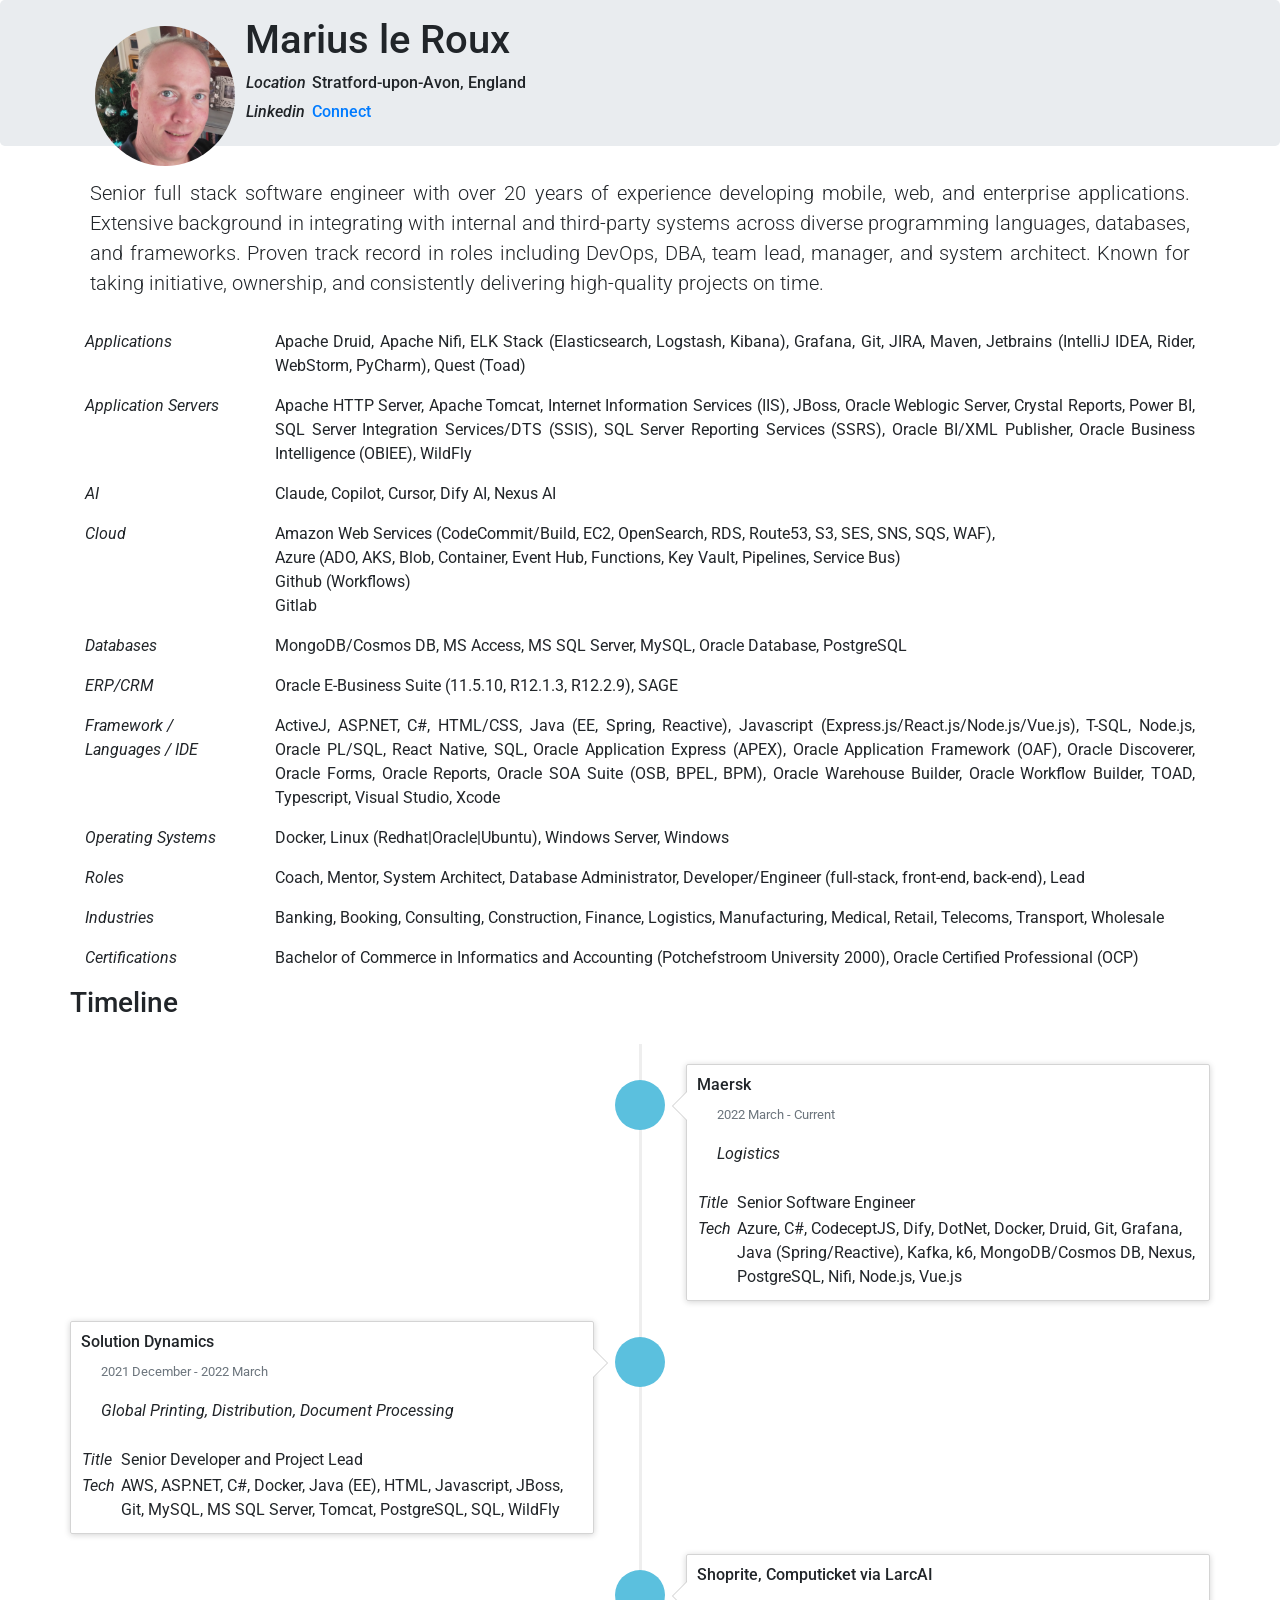
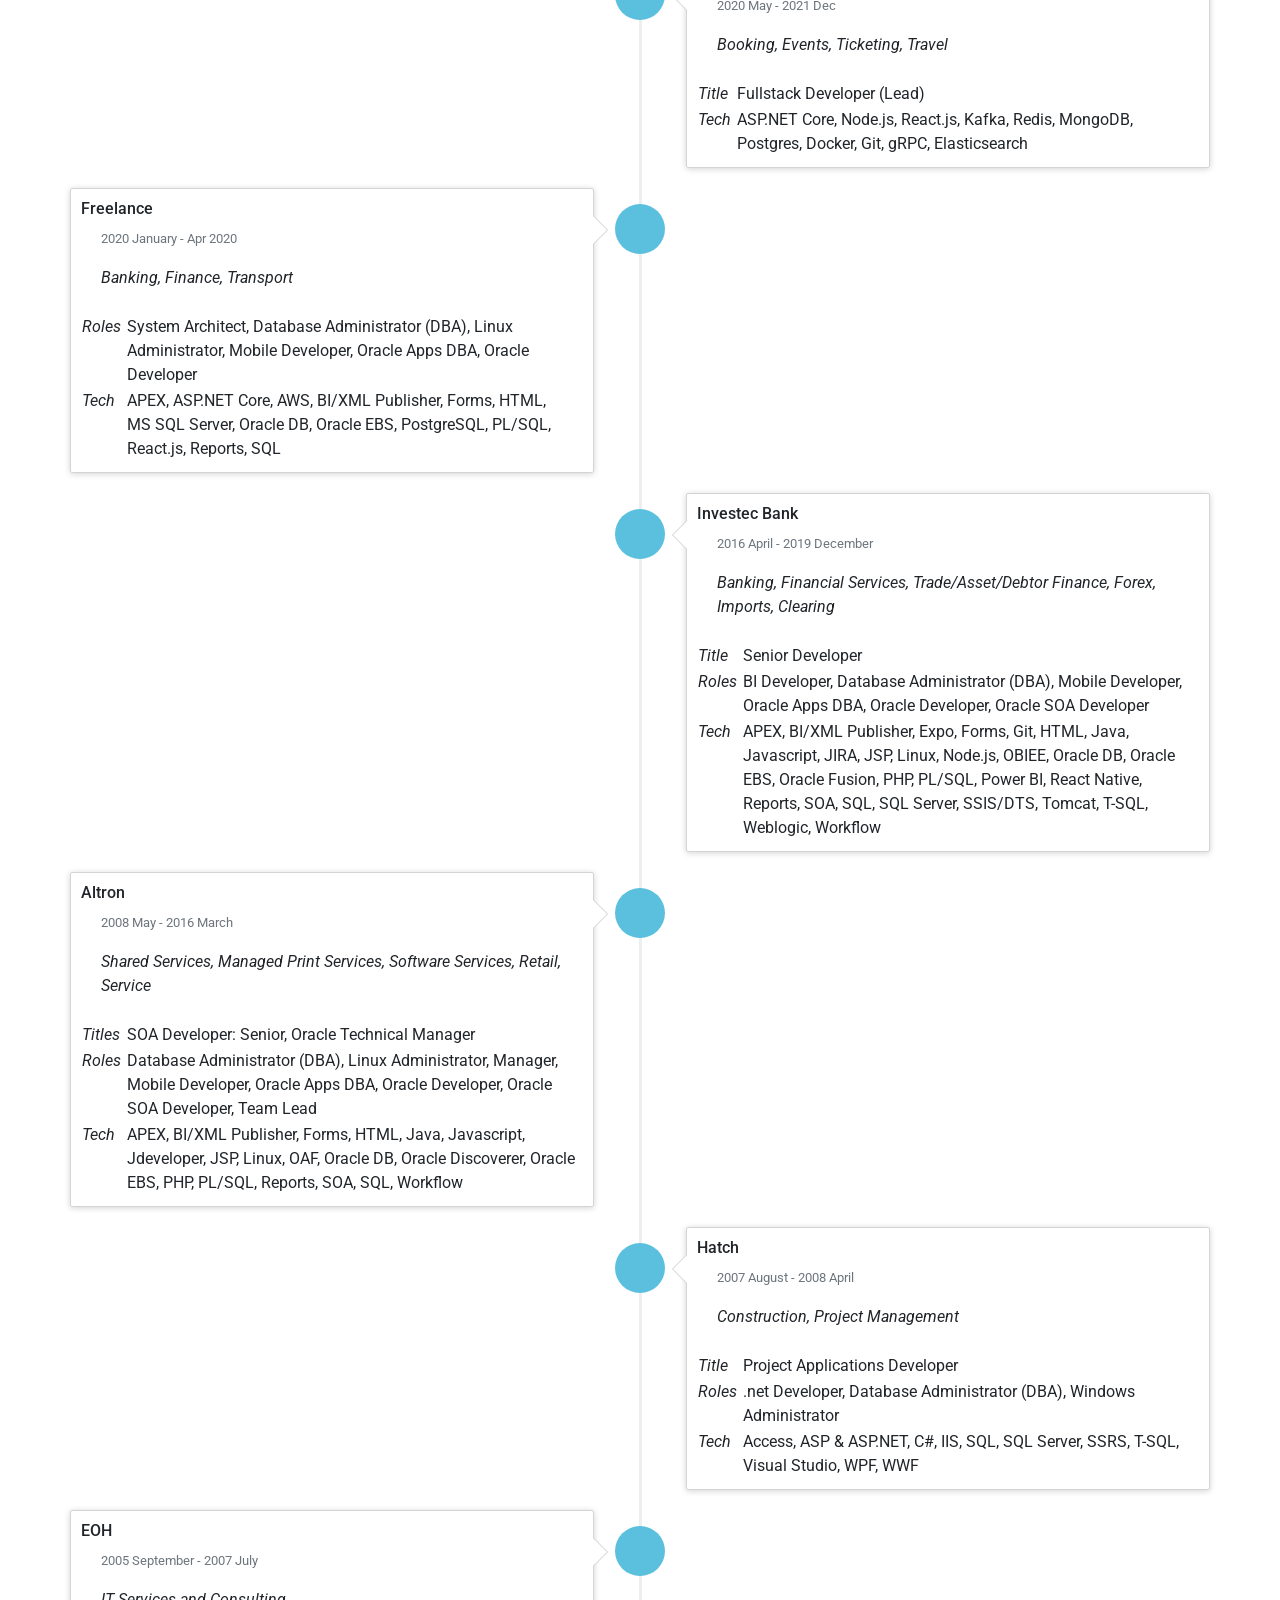
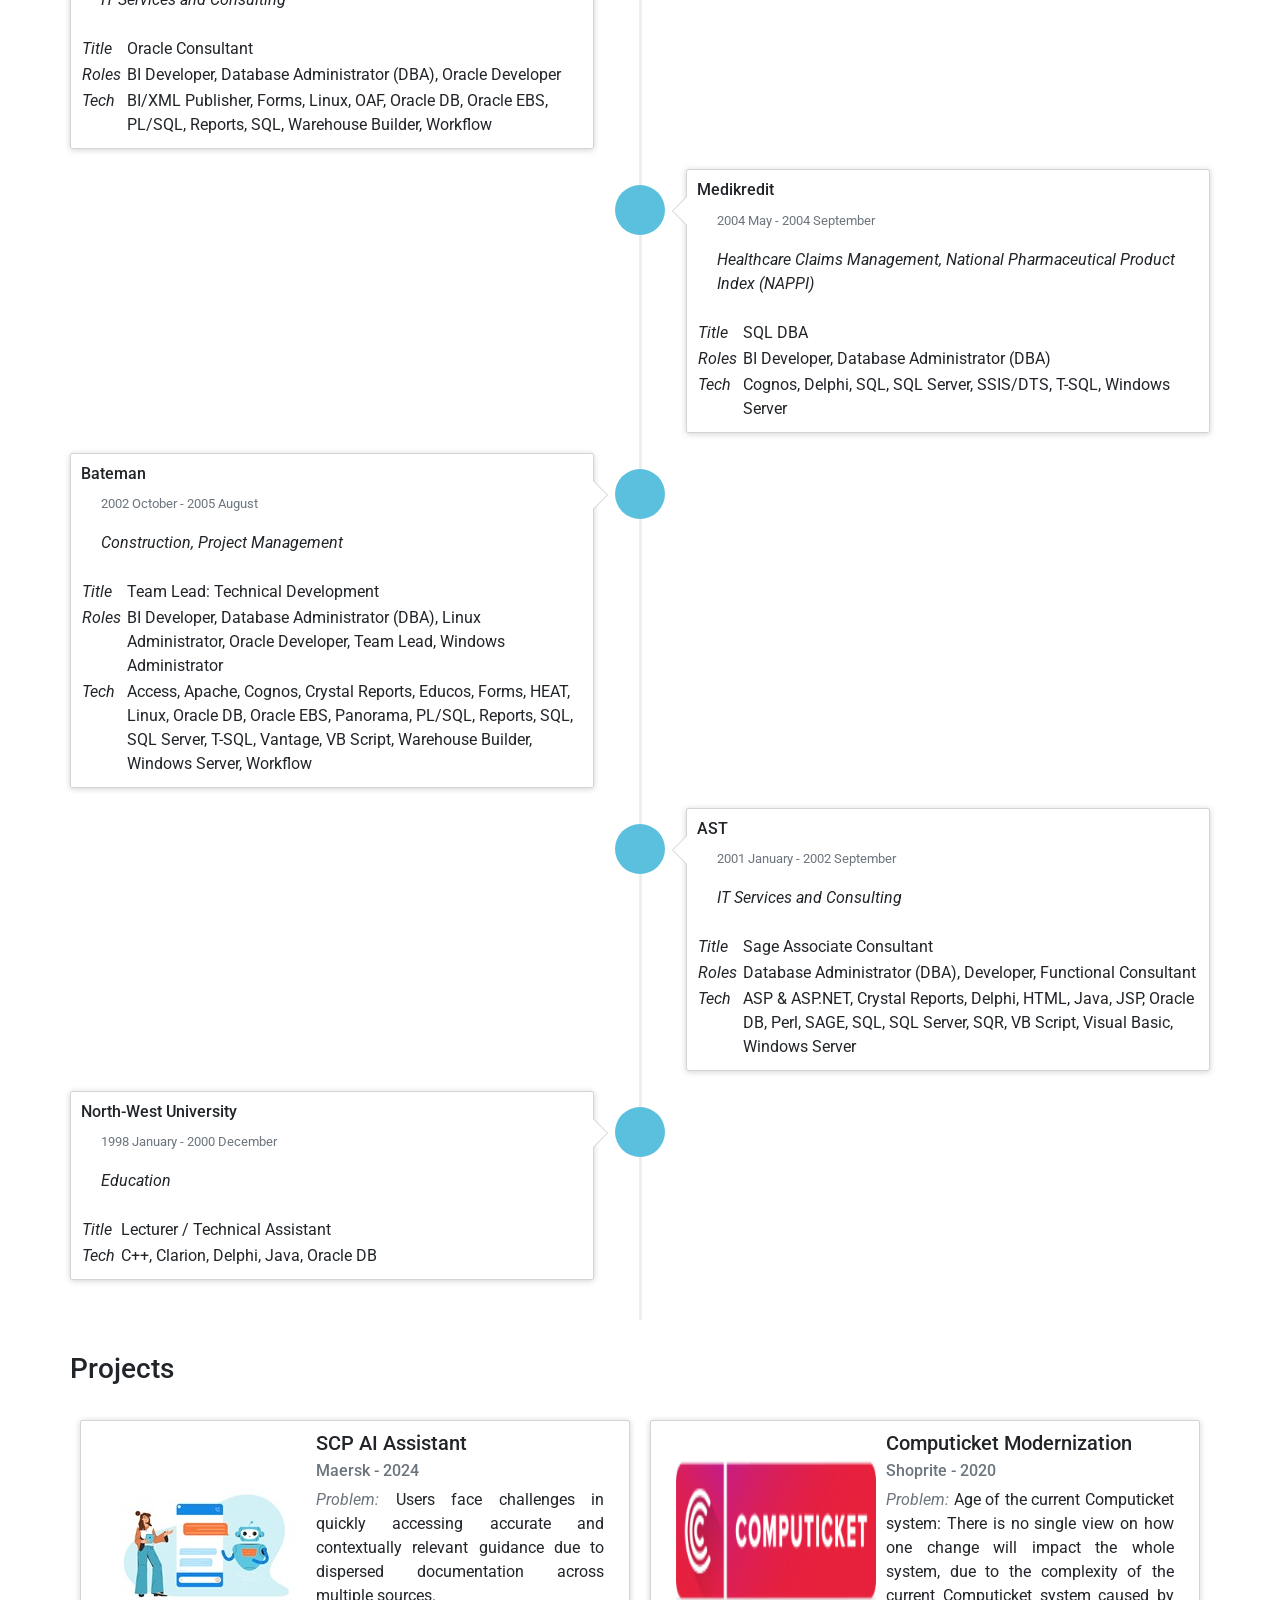
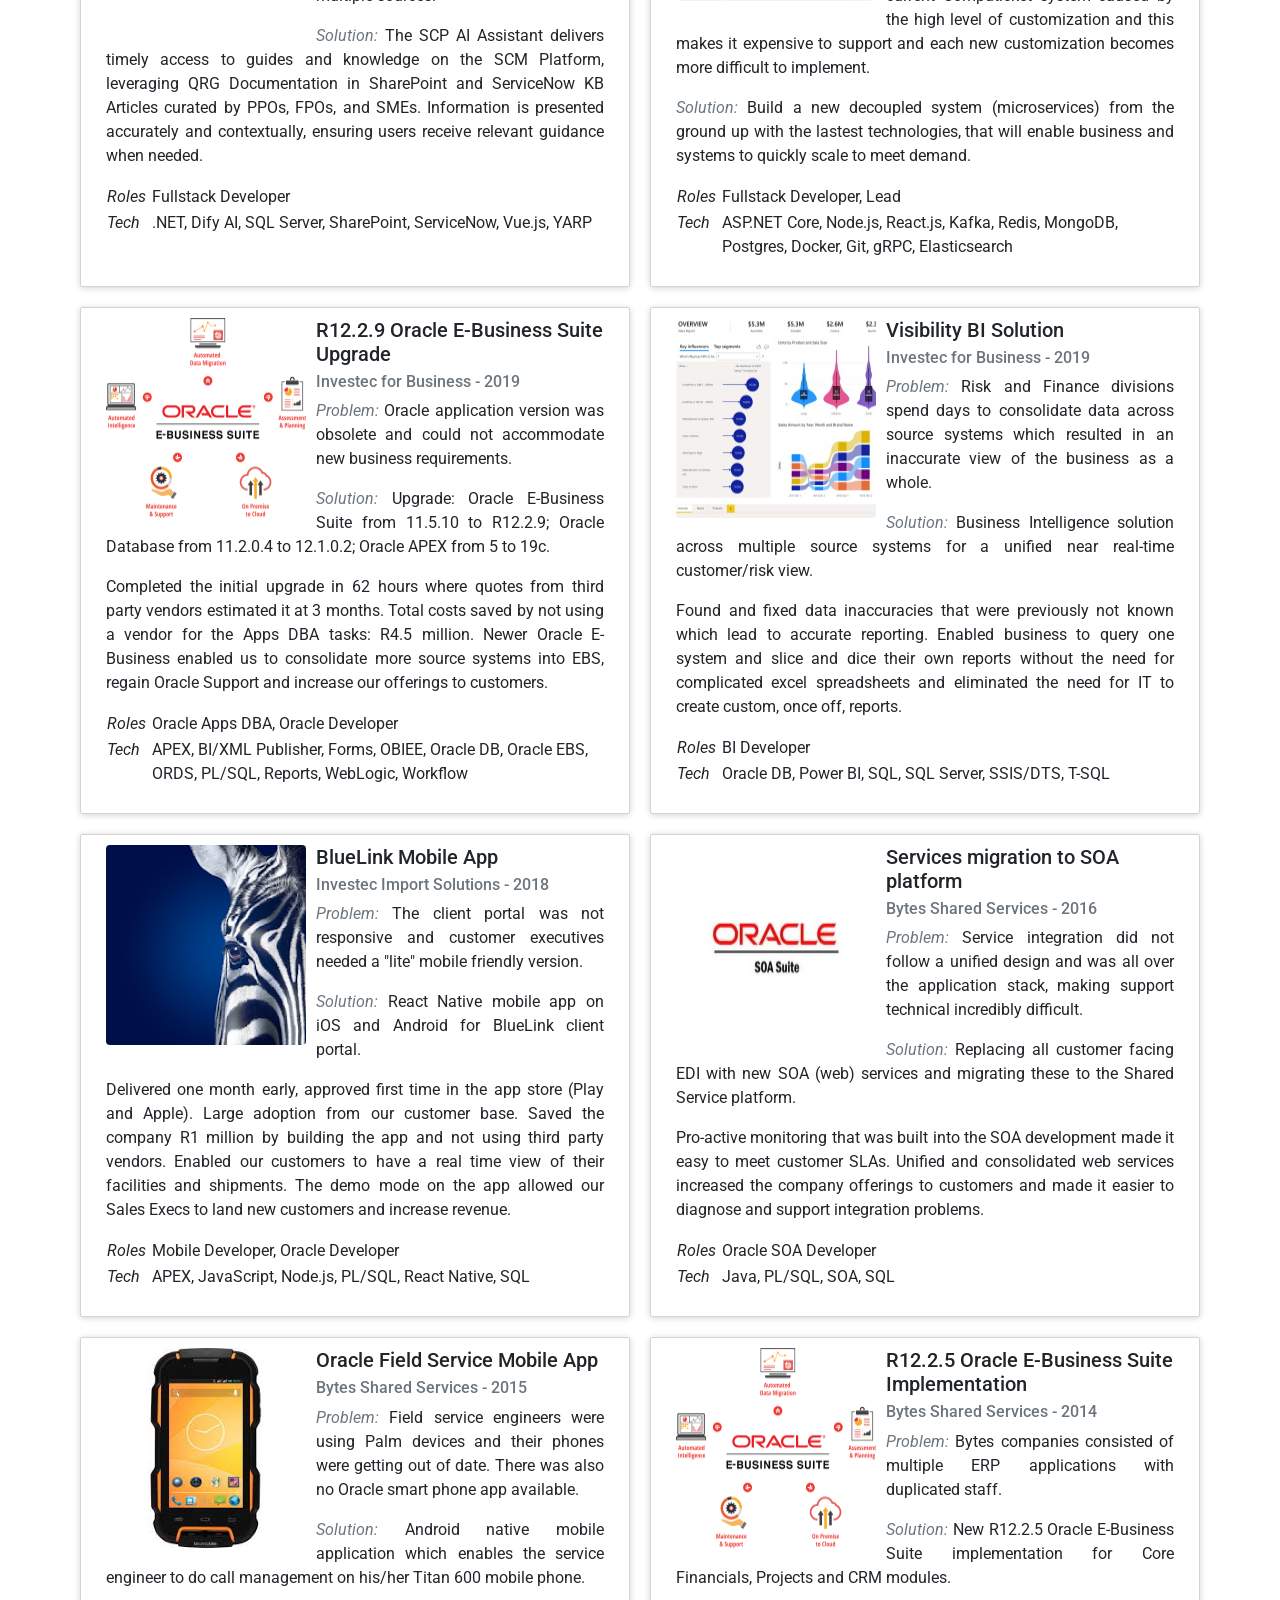
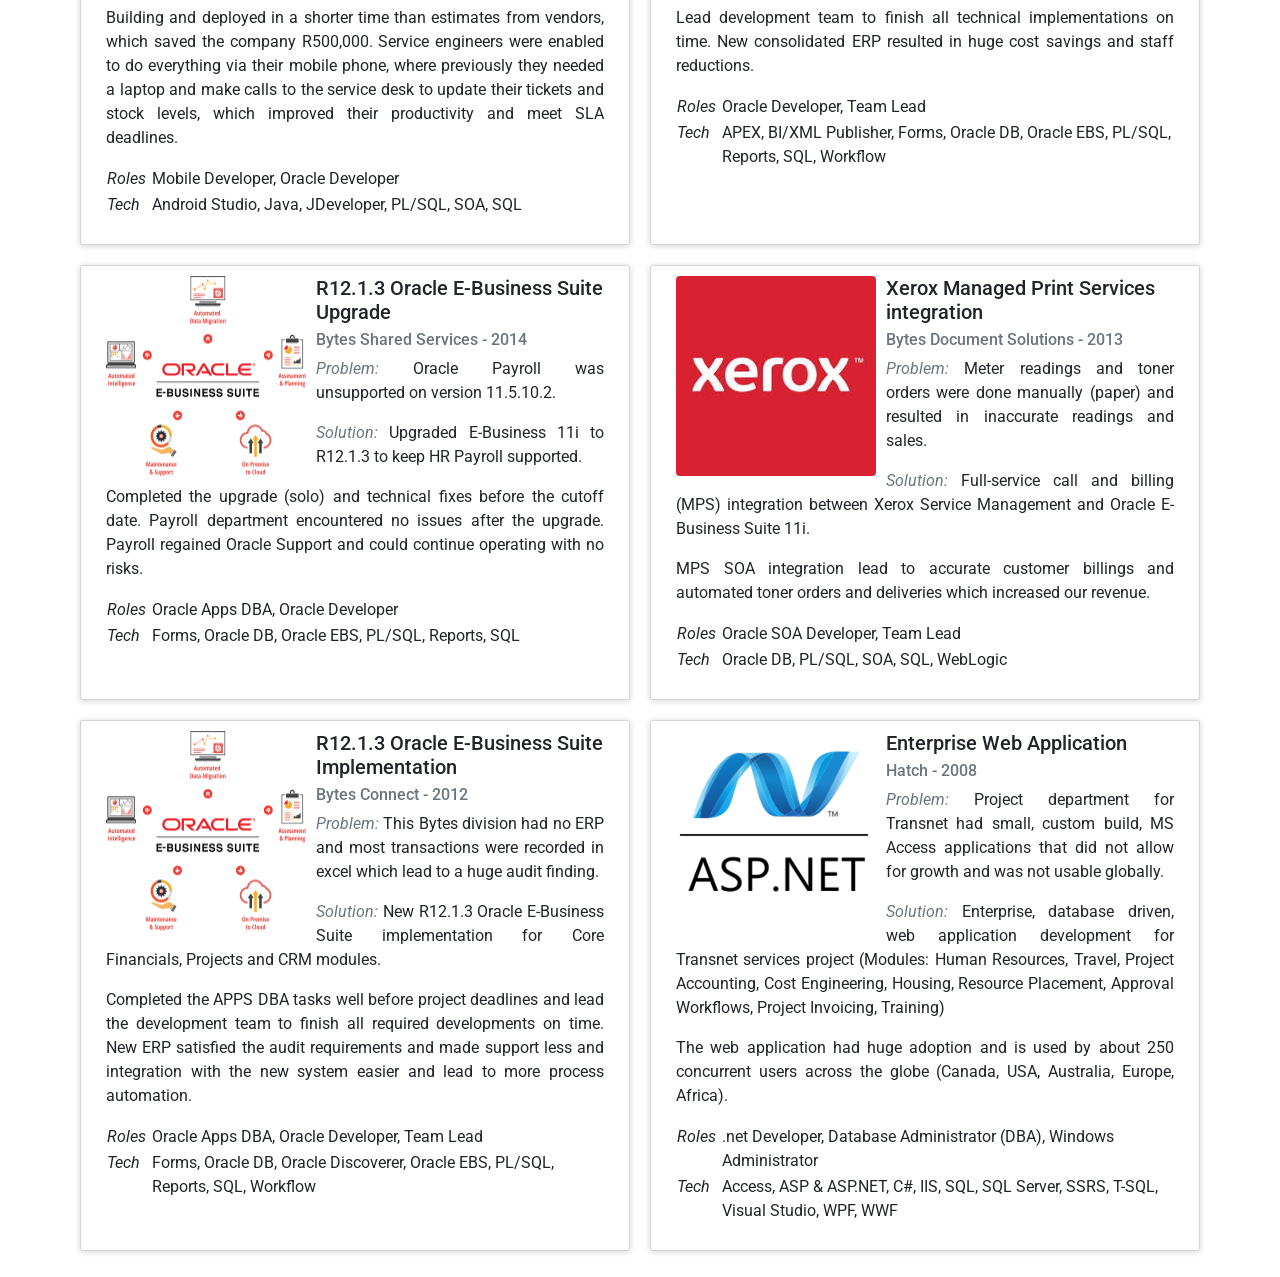
<file: index.html>
<!DOCTYPE html>
<!--[if lt IE 7]>      <html class="no-js lt-ie9 lt-ie8 lt-ie7"> <![endif]-->
<!--[if IE 7]>         <html class="no-js lt-ie9 lt-ie8"> <![endif]-->
<!--[if IE 8]>         <html class="no-js lt-ie9"> <![endif]-->
<!--[if gt IE 8]><!-->
<html class="no-js" lang="UK">
<!--<![endif]-->

<head>
    <meta charset="utf-8">
    <meta http-equiv="X-UA-Compatible" content="IE=edge">
    <title>Marius le Roux | Full Stack | Developer | Lead</title>
    <meta name="description"
        content="Summarized CV for Marius le Roux - Senior Software Engineer with 20+ years of experience in a wide range of skills.">
    <meta name="viewport" content="width=device-width, initial-scale=1.0">
    <link href="https://fonts.googleapis.com/css?family=Roboto&display=swap" rel="stylesheet">
    <link rel="stylesheet" href="css/bootstrap.min.css">
    <link rel="stylesheet" href="styles.css">
</head>

<body>
    <div class="jumbotron">
        <div class="container">
            <div class="header">
                <img src="images/MariusleRoux.png" alt="Marius le Roux" class="me float-left">
                <h1>Marius le&nbsp;Roux</h1>
                <table>
                    <tr>
                        <td valign="top">
                            <h6><em>Location&nbsp;</em>
                        </td>
                        <td valign="top">
                            <h6>Stratford-upon-Avon, England</h6>
                        </td>
                    </tr>                
                    <tr>
                        <td valign="top">
                            <h6><em>Linkedin&nbsp;</em>
                        </td>
                        <td valign="top">
                            <h6><a href="https://www.linkedin.com/in/marius-le-roux-042b50187/">Connect</a></h6>
                        </td>
                    </tr>                                    
                </table>
            </div>
        </div>
    </div>
    <div class="container">
        <div class="row">
            <p class="lead">
Senior full stack software engineer with over 20 years of experience developing mobile, web, and enterprise applications. Extensive background in integrating with internal and third-party systems across diverse programming languages, databases, and frameworks. Proven track record in roles including DevOps, DBA, team lead, manager, and system architect. Known for taking initiative, ownership, and consistently delivering high-quality projects on time.
            </p>
        </div>

        <div class="row">
            <div class="col-sm-2">
                <em>Applications&nbsp;</em></div>
            <div class="col-sm">Apache Druid, Apache Nifi, ELK Stack (Elasticsearch, Logstash, Kibana), Grafana, Git, JIRA, Maven, Jetbrains (IntelliJ IDEA, Rider, WebStorm, PyCharm), Quest (Toad)</div>
        </div>
        <div class="row">
            <div class="col-sm-2">
                <em>Application Servers</em></div>
            <div class="col-sm">Apache HTTP Server, Apache Tomcat, Internet Information Services (IIS), JBoss, Oracle Weblogic
                Server, Crystal Reports, Power BI, SQL Server Integration Services/DTS (SSIS), SQL Server
                Reporting
                Services (SSRS), Oracle BI/XML Publisher, Oracle Business Intelligence (OBIEE), WildFly</div>
        </div>
        <div class="row">
            <div class="col-sm-2">
                <em>AI</em></div>
            <div class="col-sm">Claude, Copilot, Cursor, Dify AI, Nexus AI</div>
        </div>		
        <div class="row">
            <div class="col-sm-2">
                <em>Cloud</em></div>
            <div class="col-sm">Amazon Web Services (CodeCommit/Build, EC2, OpenSearch, RDS, Route53, S3, SES, SNS, SQS, WAF),<br /> Azure (ADO, AKS, Blob, Container, Event Hub, Functions, Key Vault, Pipelines, Service Bus)<br /> Github (Workflows)<br /> Gitlab</div>
        </div>
        <div class="row">
            <div class="col-sm-2">
                <em>Databases</em></div>
            <div class="col-sm">MongoDB/Cosmos DB, MS Access, MS SQL Server, MySQL, Oracle Database, PostgreSQL</div>
        </div>
        <div class="row">
            <div class="col-sm-2">
                <em>ERP/CRM</em></div>
            <div class="col-sm">Oracle E-Business Suite (11.5.10, R12.1.3, R12.2.9), SAGE</div>
        </div>
        <div class="row">
            <div class="col-sm-2">
                <em>Framework / Languages / IDE</em></div>
            <div class="col-sm">ActiveJ, ASP.NET, C#, HTML/CSS, Java (EE, Spring, Reactive), Javascript (Express.js/React.js/Node.js/Vue.js), T-SQL, Node.js, Oracle PL/SQL, React Native, SQL, 
                Oracle Application Express (APEX), Oracle Application Framework (OAF), Oracle Discoverer, Oracle Forms, Oracle Reports, 
                Oracle SOA Suite (OSB, BPEL, BPM), Oracle Warehouse Builder, Oracle Workflow Builder, TOAD, Typescript, Visual Studio, Xcode</div>
        </div>
        <div class="row">
            <div class="col-sm-2">
                <em>Operating Systems</em></div>
            <div class="col-sm">Docker, Linux (Redhat|Oracle|Ubuntu), Windows Server, Windows</div>
        </div>
        <div class="row">
            <div class="col-sm-2">
                <em>Roles</em></div>
            <div class="col-sm">Coach, Mentor, System Architect, Database Administrator, Developer/Engineer (full-stack, front-end, back-end), Lead</div>
        </div>        
        <div class="row">
            <div class="col-sm-2">
                <em>Industries</em></div>
            <div class="col-sm">
                Banking, Booking, Consulting, Construction, Finance, Logistics, Manufacturing, Medical, Retail, Telecoms, Transport, Wholesale
            </div>
        </div>
        <div class="row">
            <div class="col-sm-2">
                <em>Certifications</em></div>
            <div class="col-sm">
                Bachelor of Commerce in Informatics and Accounting (Potchefstroom University 2000), Oracle Certified Professional (OCP)
            </div>
        </div>        
        <div class="row">
            <h3>Timeline</h3>
        </div>
        <div class="row">
            <ul class="timeline">
                <li class="timeline-inverted">
                    <div class="timeline-badge info"></div>
                    <div class="timeline-panel">
                        <div class="timeline-heading">
                            <h6 class="timeline-title">Maersk</h6>
                            <p><small class="text-muted">2022 March - Current</small></p>
                        </div>
                        <div class="timeline-body">
                            <p><em>Logistics</em><br><br>
                                <table>
                                    <tr>
                                        <td><em>Title&nbsp;</em></td>
                                        <td> Senior Software Engineer</td>
                                    </tr>
                                    <tr>
                                        <td><em>Tech&nbsp; </em></td>
                                        <td>Azure, C#, CodeceptJS, Dify, DotNet, Docker, Druid, Git, Grafana, Java (Spring/Reactive), Kafka, k6, MongoDB/Cosmos DB, Nexus, PostgreSQL, Nifi, Node.js, Vue.js</td>
                                    </tr>
                                </table>
                            </p>
                        </div>
                    </div>
                </li>                
            <li>
                <div class="timeline-badge info"></div>
                <div class="timeline-panel">
                    <div class="timeline-heading">
                        <h6 class="timeline-title">Solution Dynamics</h6>
                        <p><small class="text-muted">2021 December - 2022 March</small></p>
                    </div>
                    <div class="timeline-body">                            
                        <p><em>Global Printing, Distribution, Document Processing</em><br><br>
                            <table>
                                <tr>
                                    <td><em>Title&nbsp;</em></td>
                                    <td> Senior Developer and Project Lead</td>
                                </tr>
                                <tr>
                                    <td><em>Tech&nbsp; </em></td>
                                    <td>AWS, ASP.NET, C#, Docker, Java (EE), HTML, Javascript, JBoss, Git, MySQL, MS&nbsp;SQL Server, Tomcat, PostgreSQL, SQL, WildFly</td>
                                </tr>
                            </table>
                        </p>
                    </div>
                </div>
            </li>
                <li class="timeline-inverted">
                    <div class="timeline-badge info"></div>
                    <div class="timeline-panel">
                        <div class="timeline-heading">
                            <h6 class="timeline-title">Shoprite, Computicket via LarcAI</h6>
                            <p><small class="text-muted">2020 May - 2021 Dec</small></p>
                        </div>
                        <div class="timeline-body">
                            <p><em>Booking, Events, Ticketing, Travel</em><br><br>
                                <table>
                                    <tr>
                                        <td><em>Title&nbsp;</em></td>
                                        <td> Fullstack Developer (Lead)</td>
                                    </tr>
                                    <tr>
                                        <td><em>Tech&nbsp; </em></td>
                                        <td>ASP.NET Core, Node.js, React.js, Kafka, Redis, MongoDB, Postgres, Docker, Git, gRPC, Elasticsearch</td>
                                    </tr>
                                </table>
                            </p>
                        </div>
                    </div>
                </li>
                <li>
                    <div class="timeline-badge info"></div>
                    <div class="timeline-panel">
                        <div class="timeline-heading">
                            <h6 class="timeline-title">Freelance</h6>
                            <p><small class="text-muted">2020 January - Apr 2020</small></p>
                        </div>
                        <div class="timeline-body">                            
                            <p><em>Banking, Finance, Transport</em><br><br>
                                <table>
                                    <tr>
                                        <td><em>Roles&nbsp;</em></td>
                                        <td> System Architect, Database Administrator (DBA), Linux Administrator, Mobile
                                            Developer, Oracle
                                            Apps DBA, Oracle Developer</td>
                                    </tr>
                                    <tr>
                                        <td><em>Tech&nbsp; </em></td>
                                        <td>APEX, ASP.NET Core, AWS, BI/XML Publisher, Forms, HTML, MS&nbsp;SQL Server, Oracle DB, Oracle EBS, PostgreSQL, 
                                            PL/SQL, React.js, 
                                            Reports, SQL</td>
                                    </tr>
                                </table>
                            </p>
                        </div>
                    </div>
                </li>
                <li class="timeline-inverted">
                    <div class="timeline-badge info"></div>
                    <div class="timeline-panel">
                        <div class="timeline-heading">
                            <h6 class="timeline-title">Investec Bank</h6>
                            <p><small class="text-muted">2016 April - 2019 December</small></p>
                        </div>
                        <div class="timeline-body">
                            <p><em>Banking, Financial Services, Trade/Asset/Debtor Finance, Forex, Imports,
                                    Clearing</em><br><br>
                                <table>
                                    <tr>
                                        <td><em>Title&nbsp;</em></td>
                                        <td> Senior Developer</td>
                                    </tr>
                                    <tr>
                                        <td><em>Roles&nbsp;</em></td>
                                        <td> BI Developer, Database Administrator (DBA), Mobile Developer,
                                            Oracle Apps
                                            DBA, Oracle Developer, Oracle SOA Developer</td>
                                    </tr>
                                    <tr>
                                        <td><em>Tech&nbsp; </em></td>
                                        <td>APEX, BI/XML Publisher, Expo, Forms, Git, HTML, Java,
                                            Javascript, JIRA, JSP,
                                            Linux, Node.js, OBIEE, Oracle DB, Oracle EBS, Oracle Fusion,
                                            PHP, PL/SQL,
                                            Power BI, React Native, Reports, SOA, SQL, SQL Server, SSIS/DTS,
                                            Tomcat,
                                            T-SQL, Weblogic, Workflow</td>
                                    </tr>
                                </table>
                            </p>
                        </div>
                    </div>
                </li>
                <li>
                    <div class="timeline-badge info"></div>
                    <div class="timeline-panel">
                        <div class="timeline-heading">
                            <h6 class="timeline-title">Altron</h6>
                            <p><small class="text-muted">2008 May - 2016 March</small></p>
                        </div>
                        <div class="timeline-body">
                            <p><em>Shared Services, Managed Print Services, Software Services, Retail,
                                    Service</em><br><br>
                                <table>
                                    <tr>
                                        <td><em>Titles&nbsp;</em></td>
                                        <td> SOA Developer: Senior, Oracle Technical Manager</td>
                                    </tr>
                                    <tr>
                                        <td><em>Roles&nbsp;</em></td>
                                        <td> Database Administrator (DBA), Linux Administrator, Manager,
                                            Mobile
                                            Developer, Oracle Apps DBA, Oracle Developer, Oracle SOA
                                            Developer, Team
                                            Lead</td>
                                    </tr>
                                    <tr>
                                        <td><em>Tech&nbsp; </em></td>
                                        <td>APEX, BI/XML Publisher, Forms, HTML, Java, Javascript,
                                            Jdeveloper, JSP,
                                            Linux, OAF, Oracle DB, Oracle Discoverer, Oracle EBS, PHP,
                                            PL/SQL, Reports,
                                            SOA, SQL, Workflow</td>
                                    </tr>
                                </table>
                            </p>
                        </div>
                    </div>
                </li>
                <li class="timeline-inverted">
                    <div class="timeline-badge info"></div>
                    <div class="timeline-panel">
                        <div class="timeline-heading">
                            <h6 class="timeline-title">Hatch</h6>
                            <p><small class="text-muted">2007 August - 2008 April</small></p>
                        </div>
                        <div class="timeline-body">
                            <p><em>Construction, Project Management</em><br><br>
                                <table>
                                    <tr>
                                        <td><em>Title&nbsp;</em></td>
                                        <td> Project Applications Developer</td>
                                    </tr>
                                    <tr>
                                        <td><em>Roles&nbsp;</em></td>
                                        <td> .net Developer, Database Administrator (DBA), Windows
                                            Administrator</td>
                                    </tr>
                                    <tr>
                                        <td><em>Tech&nbsp; </em></td>
                                        <td>Access, ASP & ASP.NET, C#, IIS, SQL, SQL Server, SSRS, T-SQL,
                                            Visual Studio,
                                            WPF, WWF</td>
                                    </tr>
                                </table>
                            </p>
                        </div>
                    </div>
                </li>
                <li>
                    <div class="timeline-badge info"></div>
                    <div class="timeline-panel">
                        <div class="timeline-heading">
                            <h6 class="timeline-title">EOH</h6>
                            <p><small class="text-muted">2005 September - 2007 July</small></p>
                        </div>
                        <div class="timeline-body">
                            <p><em>IT Services and Consulting</em><br><br>
                                <table>
                                    <tr>
                                        <td><em>Title&nbsp;</em></td>
                                        <td> Oracle Consultant</td>
                                    </tr>
                                    <tr>
                                        <td><em>Roles&nbsp;</em></td>
                                        <td> BI Developer, Database Administrator (DBA), Oracle Developer
                                        </td>
                                    </tr>
                                    <tr>
                                        <td><em>Tech&nbsp; </em></td>
                                        <td>BI/XML Publisher, Forms, Linux, OAF, Oracle DB, Oracle EBS,
                                            PL/SQL, Reports,
                                            SQL, Warehouse Builder, Workflow</td>
                                    </tr>
                                </table>
                            </p>
                        </div>
                    </div>
                </li>
                <li class="timeline-inverted">
                    <div class="timeline-badge info"></div>
                    <div class="timeline-panel">
                        <div class="timeline-heading">
                            <h6 class="timeline-title">Medikredit</h6>
                            <p><small class="text-muted">2004 May - 2004 September</small></p>
                        </div>
                        <div class="timeline-body">
                            <p><em>Healthcare Claims Management, National Pharmaceutical Product Index
                                    (NAPPI)</em><br><br>
                                <table>
                                    <tr>
                                        <td><em>Title&nbsp;</em></td>
                                        <td> SQL DBA</td>
                                    </tr>
                                    <tr>
                                        <td><em>Roles&nbsp;</em></td>
                                        <td> BI Developer, Database Administrator (DBA)</td>
                                    </tr>
                                    <tr>
                                        <td><em>Tech&nbsp; </em></td>
                                        <td>Cognos, Delphi, SQL, SQL Server, SSIS/DTS, T-SQL, Windows Server
                                        </td>
                                    </tr>
                                </table>
                            </p>
                        </div>
                    </div>
                </li>
                <li>
                    <div class="timeline-badge info"></div>
                    <div class="timeline-panel">
                        <div class="timeline-heading">
                            <h6 class="timeline-title">Bateman</h6>
                            <p><small class="text-muted">2002 October - 2005 August</small></p>
                        </div>
                        <div class="timeline-body">
                            <p><em>Construction, Project Management</em><br><br>
                                <table>
                                    <tr>
                                        <td><em>Title&nbsp;</em></td>
                                        <td> Team Lead: Technical Development</td>
                                    </tr>
                                    <tr>
                                        <td><em>Roles&nbsp;</em></td>
                                        <td> BI Developer, Database Administrator (DBA), Linux
                                            Administrator, Oracle
                                            Developer, Team Lead, Windows Administrator</td>
                                    </tr>
                                    <tr>
                                        <td><em>Tech&nbsp; </em></td>
                                        <td>Access, Apache, Cognos, Crystal Reports, Educos, Forms, HEAT,
                                            Linux, Oracle
                                            DB, Oracle EBS, Panorama, PL/SQL, Reports, SQL, SQL Server,
                                            T-SQL, Vantage,
                                            VB Script, Warehouse Builder, Windows Server, Workflow</td>
                                    </tr>
                                </table>
                            </p>
                        </div>
                    </div>
                </li>
                <li class="timeline-inverted">
                    <div class="timeline-badge info"></div>
                    <div class="timeline-panel">
                        <div class="timeline-heading">
                            <h6 class="timeline-title">AST</h6>
                            <p><small class="text-muted">2001 January - 2002 September</small></p>
                        </div>
                        <div class="timeline-body">
                            <p><em>IT Services and Consulting</em><br><br>
                                <table>
                                    <tr>
                                        <td><em>Title&nbsp;</em></td>
                                        <td> Sage Associate Consultant</td>
                                    </tr>
                                    <tr>
                                        <td><em>Roles&nbsp;</em></td>
                                        <td> Database Administrator (DBA), Developer, Functional Consultant
                                        </td>
                                    </tr>
                                    <tr>
                                        <td><em>Tech&nbsp; </em></td>
                                        <td>ASP & ASP.NET, Crystal Reports, Delphi, HTML, Java, JSP, Oracle
                                            DB, Perl,
                                            SAGE, SQL, SQL Server, SQR, VB Script, Visual Basic, Windows
                                            Server</td>
                                    </tr>
                                </table>
                            </p>
                        </div>
                    </div>
                </li>
                <li>
                    <div class="timeline-badge info"></div>
                    <div class="timeline-panel">
                        <div class="timeline-heading">
                            <h6 class="timeline-title">North-West University</h6>
                            <p><small class="text-muted">1998 January - 2000 December</small></p>
                        </div>
                        <div class="timeline-body">
                            <p><em>Education</em><br><br>
                                <table>
                                    <tr>
                                        <td><em>Title&nbsp;</em></td>
                                        <td> Lecturer / Technical Assistant</td>
                                    </tr>
                                    <tr>
                                        <td><em>Tech&nbsp; </em></td>
                                        <td>C++, Clarion, Delphi, Java, Oracle DB</td>
                                    </tr>
                                </table>
                            </p>
                        </div>
                    </div>
                </li>
            </ul>
        </div>
        <div class="row">
            <h3>Projects</h3>
        </div>
        <div class="row">
            <div class="col-md-6">
                <div class="card h-100 mb-3 col-sm-12 project">
                    <div class="bg-transparent col-sm-12">
                        <img src="images/ai.png" alt="ProjectImage" class="rounded float-left">
                        <h5 class="card-title">SCP AI Assistant</h5>
                        <h6 class="card-subtitle mb-2 text-muted">Maersk - 2024</h6>
                        <p class="card-text"><em class="text-muted">Problem:&nbsp;</em>Users face challenges in quickly accessing accurate and contextually relevant guidance due to dispersed documentation across multiple sources.</p>
                        <p class="card-text"><em class="text-muted">Solution:&nbsp;</em>The SCP AI Assistant delivers timely access to guides and knowledge on the SCM Platform, leveraging QRG Documentation in SharePoint and ServiceNow KB Articles curated by PPOs, FPOs, and SMEs. Information is presented accurately and contextually, ensuring users receive relevant guidance when needed.</p>
                        <table>
                            <tr>
                                <td><em>Roles&nbsp;</em></td>
                                <td>Fullstack Developer</td>
                            </tr>
                            <tr>
                                <td><em>Tech&nbsp; </em></td>
                                <td>.NET, Dify AI, SQL Server, SharePoint, ServiceNow, Vue.js, YARP</td>
                            </tr>
                        </table>
                    </div>
                </div>
            </div>     		
            <div class="col-md-6">
                <div class="card h-100 mb-3 col-sm-12 project">
                    <div class="bg-transparent col-sm-12">
                        <img src="images/computicket.png" alt="ProjectImage" class="rounded float-left">
                        <h5 class="card-title">Computicket Modernization</h5>
                        <h6 class="card-subtitle mb-2 text-muted">Shoprite - 2020</h6>
                        <p class="card-text"><em class="text-muted">Problem:&nbsp;</em>Age of the current Computicket system: There is no single view on how one change will impact the whole
                            system, due to the complexity of the current Computicket system caused by the high level of customization and this
                            makes it expensive to support and each new customization becomes more difficult to implement.</p>
                        <p class="card-text"><em class="text-muted">Solution:&nbsp;</em>Build a new decoupled system (microservices) from the ground up with the lastest technologies, that will enable business and
                            systems to quickly scale to meet demand.</p>
                        <table>
                            <tr>
                                <td><em>Roles&nbsp;</em></td>
                                <td>Fullstack Developer, Lead</td>
                            </tr>
                            <tr>
                                <td><em>Tech&nbsp; </em></td>
                                <td>ASP.NET Core, Node.js, React.js, Kafka, Redis, MongoDB, Postgres, Docker, Git, gRPC, Elasticsearch</td>
                            </tr>
                        </table>
                    </div>
                </div>
            </div>            
            <div class="col-md-6">
                <div class="card h-100 mb-3 col-sm-12 project">
                    <div class="bg-transparent col-sm-12">
                        <img src="images/ebs.png" alt="ProjectImage" class="rounded float-left">
                        <h5 class="card-title">R12.2.9 Oracle E-Business Suite Upgrade</h5>
                        <h6 class="card-subtitle mb-2 text-muted">Investec for Business - 2019</h6>
                        <p class="card-text"><em class="text-muted">Problem:&nbsp;</em>Oracle
                            application version was obsolete and could not accommodate new business
                            requirements.</p>
                        <p class="card-text"><em class="text-muted">Solution:&nbsp;</em>Upgrade: Oracle
                            E-Business Suite from 11.5.10 to R12.2.9; Oracle Database from 11.2.0.4 to
                            12.1.0.2; Oracle APEX from 5 to 19c.</p>
                        <p class="card-text">Completed the initial upgrade in 62 hours where quotes from third party
                            vendors estimated it at 3 months. Total costs saved by not using a vendor for the Apps
                            DBA tasks: R4.5 million.
                            Newer Oracle E-Business enabled us to consolidate more source systems into EBS, regain
                            Oracle Support and increase our offerings to customers.</p>
                        <table>
                            <tr>
                                <td><em>Roles&nbsp;</em></td>
                                <td>Oracle Apps DBA, Oracle Developer</td>
                            </tr>
                            <tr>
                                <td><em>Tech&nbsp; </em></td>
                                <td>APEX, BI/XML Publisher, Forms, OBIEE, Oracle DB, Oracle EBS, ORDS,
                                    PL/SQL, Reports, WebLogic, Workflow</td>
                            </tr>
                        </table>
                    </div>
                </div>
            </div>
            <div class="col-md-6">
                <div class="card h-100 mb-3 col-sm-12 project">
                    <div class="bg-transparent col-sm-12">
                        <img src="images/powerbi.jpg" alt="ProjectImage" class="rounded float-left">
                        <h5 class="card-title">Visibility BI Solution</h5>
                        <h6 class="card-subtitle mb-2 text-muted">Investec for Business - 2019</h6>
                        <p class="card-text"><em class="text-muted">Problem:&nbsp;</em>Risk and Finance
                            divisions spend days to consolidate data across source systems which
                            resulted in an inaccurate view of the business as a whole.</p>
                        <p class="card-text"><em class="text-muted">Solution:&nbsp;</em>Business
                            Intelligence solution across multiple source systems for a unified near
                            real-time customer/risk view.</p>
                        <p class="card-text">Found and fixed data inaccuracies that were previously not known which
                            lead to accurate reporting. Enabled business to query one system and slice and dice
                            their own reports without the need for complicated excel spreadsheets and eliminated the
                            need for IT to create custom, once off, reports.</p>
                        <table>
                            <tr>
                                <td><em>Roles&nbsp;</em></td>
                                <td>BI Developer</td>
                            </tr>
                            <tr>
                                <td><em>Tech&nbsp; </em></td>
                                <td>Oracle DB, Power BI, SQL, SQL Server, SSIS/DTS, T-SQL</td>
                            </tr>
                        </table>
                    </div>
                </div>
            </div>
            <div class="col-md-6">
                <div class="card h-100 mb-3 col-sm-12 project">
                    <div class="bg-transparent col-sm-12">
                        <img src="images/bluelink.png" alt="ProjectImage" class="rounded float-left">
                        <h5 class="card-title">BlueLink Mobile App</h5>
                        <h6 class="card-subtitle mb-2 text-muted">Investec Import Solutions - 2018</h6>
                        <p class="card-text"><em class="text-muted">Problem:&nbsp;</em>The client portal
                            was not responsive and customer executives needed a "lite" mobile friendly
                            version.</p>
                        <p class="card-text"><em class="text-muted">Solution:&nbsp;</em>React Native
                            mobile app on iOS and Android for BlueLink client portal.</p>
                        <p class="card-text">Delivered one month early, approved first time in the app store (Play
                            and Apple). Large adoption from our customer base. Saved the company R1 million by
                            building the app and not using third party vendors. Enabled our customers to have a real
                            time view of their facilities and shipments. The demo mode on the app allowed our Sales
                            Execs to land new customers and increase revenue.</p>
                        <table>
                            <tr>
                                <td><em>Roles&nbsp;</em></td>
                                <td>Mobile Developer, Oracle Developer</td>
                            </tr>
                            <tr>
                                <td><em>Tech&nbsp; </em></td>
                                <td>APEX, JavaScript, Node.js, PL/SQL, React Native, SQL</td>
                            </tr>
                        </table>
                    </div>
                </div>
            </div>
            <div class="col-md-6">
                <div class="card h-100 mb-3 col-sm-12 project">
                    <div class="bg-transparent col-sm-12">
                        <img src="images/soa.jpg" alt="ProjectImage" class="rounded float-left">
                        <h5 class="card-title">Services migration to SOA platform</h5>
                        <h6 class="card-subtitle mb-2 text-muted">Bytes Shared Services - 2016</h6>
                        <p class="card-text"><em class="text-muted">Problem:&nbsp;</em>Service
                            integration did not follow a unified design and was all over the application
                            stack, making support technical incredibly difficult.</p>
                        <p class="card-text"><em class="text-muted">Solution:&nbsp;</em>Replacing all
                            customer facing EDI with new SOA (web) services and migrating these to the
                            Shared Service platform.</p>
                        <p class="card-text">Pro-active monitoring that was built into the SOA development made it
                            easy to meet customer SLAs. Unified and consolidated web services increased the company
                            offerings to customers and made it easier to diagnose and support integration problems.
                        </p>
                        <table>
                            <tr>
                                <td><em>Roles&nbsp;</em></td>
                                <td>Oracle SOA Developer</td>
                            </tr>
                            <tr>
                                <td><em>Tech&nbsp; </em></td>
                                <td>Java, PL/SQL, SOA, SQL</td>
                            </tr>
                        </table>
                    </div>
                </div>
            </div>
            <div class="col-md-6">
                <div class="card h-100 mb-3 col-sm-12 project">
                    <div class="bg-transparent col-sm-12">
                        <img src="images/titan600.jpg" alt="ProjectImage" class="rounded float-left">
                        <h5 class="card-title">Oracle Field Service Mobile App</h5>
                        <h6 class="card-subtitle mb-2 text-muted">Bytes Shared Services - 2015</h6>
                        <p class="card-text"><em class="text-muted">Problem:&nbsp;</em>Field service
                            engineers were using Palm devices and their phones were getting out of date.
                            There was also no Oracle smart phone app available.</p>
                        <p class="card-text"><em class="text-muted">Solution:&nbsp;</em>Android native
                            mobile application which enables the service engineer to do call management
                            on his/her Titan 600 mobile phone.</p>
                        <p class="card-text">Building and deployed in a shorter time than estimates from vendors,
                            which saved the company R500,000. Service engineers were enabled to do everything via
                            their mobile phone, where previously they needed a laptop and make calls to the service
                            desk to update their tickets and stock levels, which improved their productivity and
                            meet SLA deadlines.</p>
                        <table>
                            <tr>
                                <td><em>Roles&nbsp;</em></td>
                                <td>Mobile Developer, Oracle Developer</td>
                            </tr>
                            <tr>
                                <td><em>Tech&nbsp; </em></td>
                                <td>Android Studio, Java, JDeveloper, PL/SQL, SOA, SQL</td>
                            </tr>
                        </table>
                    </div>
                </div>
            </div>
            <div class="col-md-6">
                <div class="card h-100 mb-3 col-sm-12 project">
                    <div class="bg-transparent col-sm-12">
                        <img src="images/ebs.png" alt="ProjectImage" class="rounded float-left">
                        <h5 class="card-title">R12.2.5 Oracle E-Business Suite Implementation</h5>
                        <h6 class="card-subtitle mb-2 text-muted">Bytes Shared Services - 2014</h6>
                        <p class="card-text"><em class="text-muted">Problem:&nbsp;</em>Bytes companies
                            consisted of multiple ERP applications with duplicated staff.</p>
                        <p class="card-text"><em class="text-muted">Solution:&nbsp;</em>New R12.2.5
                            Oracle E-Business Suite implementation for Core Financials, Projects and CRM
                            modules.</p>
                        <p class="card-text">Lead development team to finish all technical implementations on time.
                            New consolidated ERP resulted in huge cost savings and staff reductions.</p>
                        <table>
                            <tr>
                                <td><em>Roles&nbsp;</em></td>
                                <td>Oracle Developer, Team Lead</td>
                            </tr>
                            <tr>
                                <td><em>Tech&nbsp; </em></td>
                                <td>APEX, BI/XML Publisher, Forms, Oracle DB, Oracle EBS, PL/SQL,
                                    Reports, SQL, Workflow</td>
                            </tr>
                        </table>
                    </div>
                </div>
            </div>
            <div class="col-md-6">
                <div class="card h-100 mb-3 col-sm-12 project">
                    <div class="bg-transparent col-sm-12">
                        <img src="images/ebs.png" alt="ProjectImage" class="rounded float-left">
                        <h5 class="card-title">R12.1.3 Oracle E-Business Suite Upgrade</h5>
                        <h6 class="card-subtitle mb-2 text-muted">Bytes Shared Services - 2014</h6>
                        <p class="card-text"><em class="text-muted">Problem:&nbsp;</em>Oracle Payroll
                            was unsupported on version 11.5.10.2.</p>
                        <p class="card-text"><em class="text-muted">Solution:&nbsp;</em>Upgraded
                            E-Business 11i to R12.1.3 to keep HR Payroll supported.</p>
                        <p class="card-text">Completed the upgrade (solo) and technical fixes before the cutoff
                            date. Payroll department encountered no issues after the upgrade. Payroll regained
                            Oracle Support and could continue operating with no risks.</p>
                        <table>
                            <tr>
                                <td><em>Roles&nbsp;</em></td>
                                <td>Oracle Apps DBA, Oracle Developer</td>
                            </tr>
                            <tr>
                                <td><em>Tech&nbsp; </em></td>
                                <td>Forms, Oracle DB, Oracle EBS, PL/SQL, Reports, SQL</td>
                            </tr>
                        </table>
                    </div>
                </div>
            </div>
            <div class="col-md-6">
                <div class="card h-100 mb-3 col-sm-12 project">
                    <div class="bg-transparent col-sm-12">
                        <img src="images/xerox.jpg" alt="ProjectImage" class="rounded float-left">
                        <h5 class="card-title">Xerox Managed Print Services integration</h5>
                        <h6 class="card-subtitle mb-2 text-muted">Bytes Document Solutions - 2013</h6>
                        <p class="card-text"><em class="text-muted">Problem:&nbsp;</em>Meter readings
                            and toner orders were done manually (paper) and resulted in inaccurate
                            readings and sales.</p>
                        <p class="card-text"><em class="text-muted">Solution:&nbsp;</em>Full-service
                            call and billing (MPS) integration between Xerox Service Management and
                            Oracle E-Business Suite 11i.</p>
                        <p class="card-text">MPS SOA integration lead to accurate customer billings and automated
                            toner orders and deliveries which increased our revenue.</p>
                        <table>
                            <tr>
                                <td><em>Roles&nbsp;</em></td>
                                <td>Oracle SOA Developer, Team Lead</td>
                            </tr>
                            <tr>
                                <td><em>Tech&nbsp; </em></td>
                                <td>Oracle DB, PL/SQL, SOA, SQL, WebLogic</td>
                            </tr>
                        </table>
                    </div>
                </div>
            </div>
            <div class="col-md-6">
                <div class="card h-100 mb-3 col-sm-12 project">
                    <div class="bg-transparent col-sm-12">
                        <img src="images/ebs.png" alt="ProjectImage" class="rounded float-left">
                        <h5 class="card-title">R12.1.3 Oracle E-Business Suite Implementation</h5>
                        <h6 class="card-subtitle mb-2 text-muted">Bytes Connect - 2012</h6>
                        <p class="card-text"><em class="text-muted">Problem:&nbsp;</em>This Bytes
                            division had no ERP and most transactions were recorded in excel which lead
                            to a huge audit finding.</p>
                        <p class="card-text"><em class="text-muted">Solution:&nbsp;</em>New R12.1.3
                            Oracle E-Business Suite implementation for Core Financials, Projects and CRM
                            modules.</p>
                        <p class="card-text">Completed the APPS DBA tasks well before project deadlines and lead the
                            development team to finish all required developments on time. New ERP satisfied the
                            audit requirements and made support less and integration with the new system easier and
                            lead to more process automation.</p>
                        <table>
                            <tr>
                                <td><em>Roles&nbsp;</em></td>
                                <td>Oracle Apps DBA, Oracle Developer, Team Lead</td>
                            </tr>
                            <tr>
                                <td><em>Tech&nbsp; </em></td>
                                <td>Forms, Oracle DB, Oracle Discoverer, Oracle EBS, PL/SQL, Reports,
                                    SQL, Workflow</td>
                            </tr>
                        </table>
                    </div>
                </div>
            </div>
            <div class="col-md-6">
                <div class="card h-100 mb-3 col-sm-12 project">
                    <div class="bg-transparent col-sm-12">
                        <img src="images/asp.png" alt="ProjectImage" class="rounded float-left">
                        <h5 class="card-title">Enterprise Web Application</h5>
                        <h6 class="card-subtitle mb-2 text-muted">Hatch - 2008</h6>
                        <p class="card-text"><em class="text-muted">Problem:&nbsp;</em>Project department for
                            Transnet had small, custom build, MS Access applications that did not allow for growth
                            and was not usable globally.</p>
                        <p class="card-text"><em class="text-muted">Solution:&nbsp;</em>Enterprise, database driven,
                            web application development for Transnet services project (Modules: Human Resources,
                            Travel, Project Accounting, Cost Engineering, Housing, Resource Placement, Approval
                            Workflows, Project Invoicing, Training)</p>
                        <p class="card-text">The web application had huge adoption and is used by about 250
                            concurrent users across the globe (Canada, USA, Australia, Europe, Africa).</p>
                        <table>
                            <tr>
                                <td><em>Roles&nbsp;</em></td>
                                <td>.net Developer, Database Administrator (DBA), Windows Administrator</td>
                            </tr>
                            <tr>
                                <td><em>Tech&nbsp; </em></td>
                                <td>Access, ASP & ASP.NET, C#, IIS, SQL, SQL Server, SSRS, T-SQL, Visual Studio,
                                    WPF, WWF</td>
                            </tr>
                        </table>
                    </div>
                </div>
            </div>
        </div>
    </div>
    <script src="https://code.jquery.com/jquery-3.4.1.slim.min.js"
        integrity="sha384-J6qa4849blE2+poT4WnyKhv5vZF5SrPo0iEjwBvKU7imGFAV0wwj1yYfoRSJoZ+n"
        crossorigin="anonymous"></script>
    <script src="https://cdn.jsdelivr.net/npm/popper.js@1.16.0/dist/umd/popper.min.js"
        integrity="sha384-Q6E9RHvbIyZFJoft+2mJbHaEWldlvI9IOYy5n3zV9zzTtmI3UksdQRVvoxMfooAo"
        crossorigin="anonymous"></script>
    <script src="https://stackpath.bootstrapcdn.com/bootstrap/4.4.1/js/bootstrap.min.js"
        integrity="sha384-wfSDF2E50Y2D1uUdj0O3uMBJnjuUD4Ih7YwaYd1iqfktj0Uod8GCExl3Og8ifwB6"
        crossorigin="anonymous"></script>
</body>

</html>
</file>
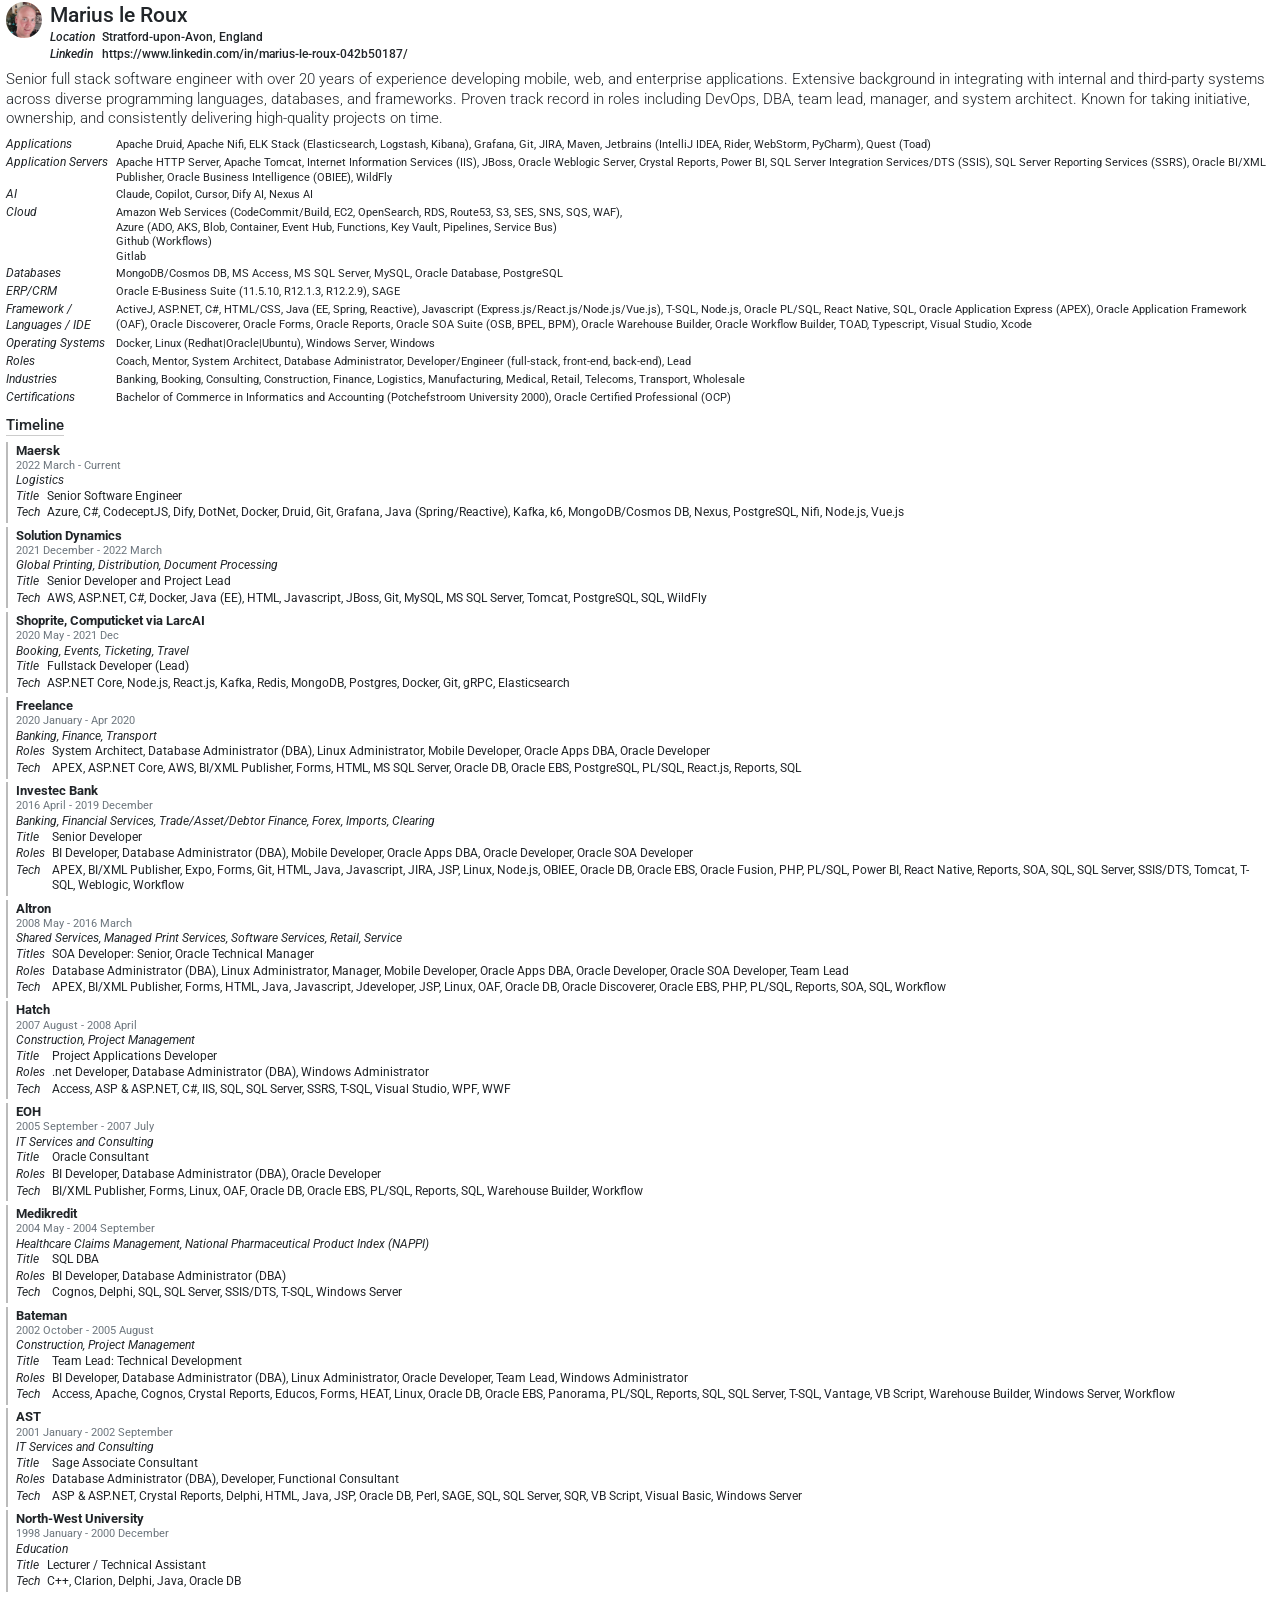
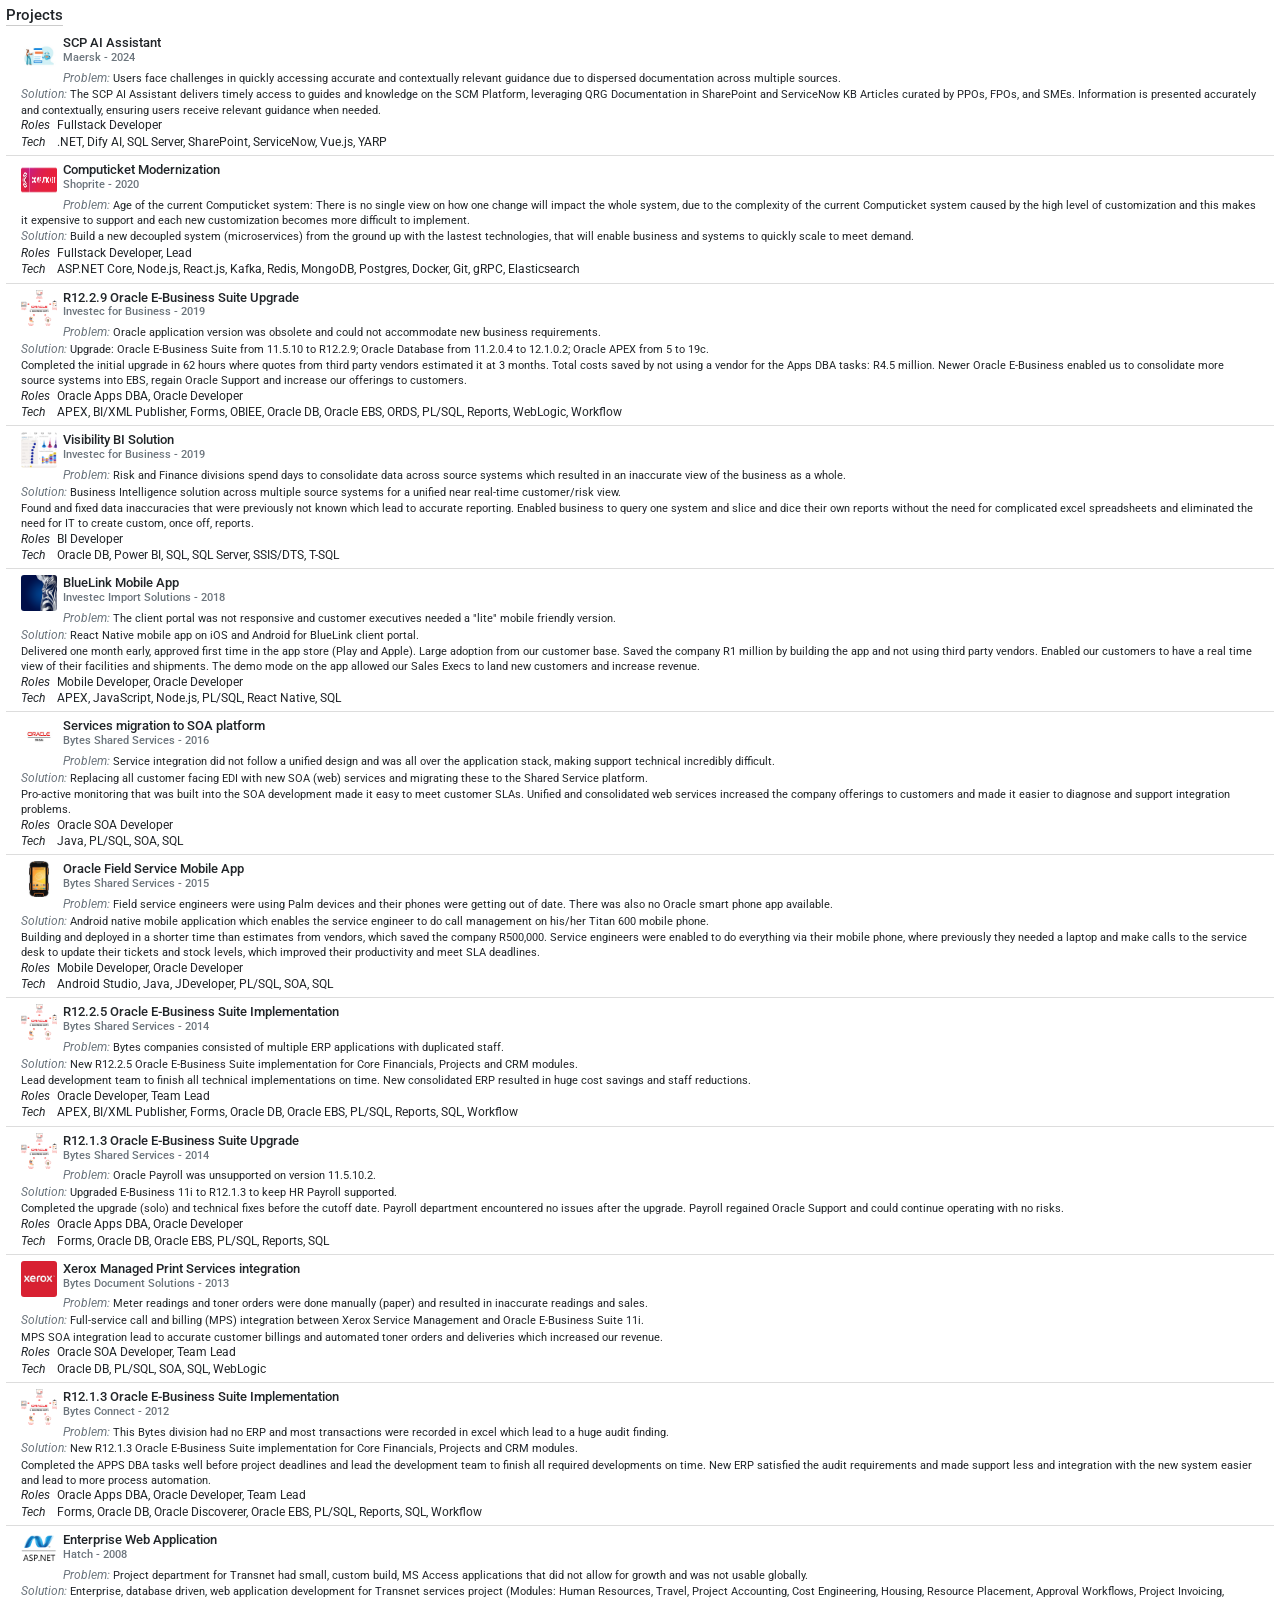
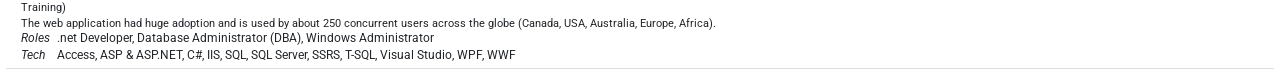
<file: index-print.html>
<!DOCTYPE html>
<!--[if lt IE 7]>      <html class="no-js lt-ie9 lt-ie8 lt-ie7"> <![endif]-->
<!--[if IE 7]>         <html class="no-js lt-ie9 lt-ie8"> <![endif]-->
<!--[if IE 8]>         <html class="no-js lt-ie9"> <![endif]-->
<!--[if gt IE 8]><!-->
<html class="no-js" lang="UK">
<!--<![endif]-->

<head>
    <meta charset="utf-8">
    <meta http-equiv="X-UA-Compatible" content="IE=edge">
    <title>Marius le Roux | Full Stack | Developer | Lead (Print)</title>
    <meta name="description"
        content="Summarized CV for Marius le Roux - Senior Software Engineer with 20+ years of experience in a wide range of skills.">
    <meta name="viewport" content="width=device-width, initial-scale=1.0">
    <link href="https://fonts.googleapis.com/css?family=Roboto&display=swap" rel="stylesheet">
    <link rel="stylesheet" href="css/bootstrap.min.css">
    <link rel="stylesheet" href="styles-print.css">
</head>

<body>
    <div class="jumbotron">
        <div class="container">
            <div class="header">
                <img src="images/MariusleRoux.png" alt="Marius le Roux" class="me float-left">
                <h1>Marius le&nbsp;Roux</h1>
                <table>
                    <tr>
                        <td valign="top">
                            <h6><em>Location&nbsp;</em>
                        </td>
                        <td valign="top">
                            <h6>Stratford-upon-Avon, England</h6>
                        </td>
                    </tr>                
                    <tr>
                        <td valign="top">
                            <h6><em>Linkedin&nbsp;</em>
                        </td>
                        <td valign="top">
                            <h6>https://www.linkedin.com/in/marius-le-roux-042b50187/</h6>
                        </td>
                    </tr>                                    
                </table>
            </div>
        </div>
    </div>
    <div class="container">
        <div class="row">
            <p class="lead">
Senior full stack software engineer with over 20 years of experience developing mobile, web, and enterprise applications. Extensive background in integrating with internal and third-party systems across diverse programming languages, databases, and frameworks. Proven track record in roles including DevOps, DBA, team lead, manager, and system architect. Known for taking initiative, ownership, and consistently delivering high-quality projects on time.
            </p>
        </div>

        <div class="row">
            <div class="col-sm-2">
                <em>Applications&nbsp;</em></div>
            <div class="col-sm">Apache Druid, Apache Nifi, ELK Stack (Elasticsearch, Logstash, Kibana), Grafana, Git, JIRA, Maven, Jetbrains (IntelliJ IDEA, Rider, WebStorm, PyCharm), Quest (Toad)</div>
        </div>
        <div class="row">
            <div class="col-sm-2">
                <em>Application Servers</em></div>
            <div class="col-sm">Apache HTTP Server, Apache Tomcat, Internet Information Services (IIS), JBoss, Oracle Weblogic
                Server, Crystal Reports, Power BI, SQL Server Integration Services/DTS (SSIS), SQL Server
                Reporting
                Services (SSRS), Oracle BI/XML Publisher, Oracle Business Intelligence (OBIEE), WildFly</div>
        </div>
        <div class="row">
            <div class="col-sm-2">
                <em>AI</em></div>
            <div class="col-sm">Claude, Copilot, Cursor, Dify AI, Nexus AI</div>
        </div>		
        <div class="row">
            <div class="col-sm-2">
                <em>Cloud</em></div>
            <div class="col-sm">Amazon Web Services (CodeCommit/Build, EC2, OpenSearch, RDS, Route53, S3, SES, SNS, SQS, WAF),<br /> Azure (ADO, AKS, Blob, Container, Event Hub, Functions, Key Vault, Pipelines, Service Bus)<br /> Github (Workflows)<br /> Gitlab</div>
        </div>
        <div class="row">
            <div class="col-sm-2">
                <em>Databases</em></div>
            <div class="col-sm">MongoDB/Cosmos DB, MS Access, MS SQL Server, MySQL, Oracle Database, PostgreSQL</div>
        </div>
        <div class="row">
            <div class="col-sm-2">
                <em>ERP/CRM</em></div>
            <div class="col-sm">Oracle E-Business Suite (11.5.10, R12.1.3, R12.2.9), SAGE</div>
        </div>
        <div class="row">
            <div class="col-sm-2">
                <em>Framework / Languages / IDE</em></div>
            <div class="col-sm">ActiveJ, ASP.NET, C#, HTML/CSS, Java (EE, Spring, Reactive), Javascript (Express.js/React.js/Node.js/Vue.js), T-SQL, Node.js, Oracle PL/SQL, React Native, SQL, 
                Oracle Application Express (APEX), Oracle Application Framework (OAF), Oracle Discoverer, Oracle Forms, Oracle Reports, 
                Oracle SOA Suite (OSB, BPEL, BPM), Oracle Warehouse Builder, Oracle Workflow Builder, TOAD, Typescript, Visual Studio, Xcode</div>
        </div>
        <div class="row">
            <div class="col-sm-2">
                <em>Operating Systems</em></div>
            <div class="col-sm">Docker, Linux (Redhat|Oracle|Ubuntu), Windows Server, Windows</div>
        </div>
        <div class="row">
            <div class="col-sm-2">
                <em>Roles</em></div>
            <div class="col-sm">Coach, Mentor, System Architect, Database Administrator, Developer/Engineer (full-stack, front-end, back-end), Lead</div>
        </div>        
        <div class="row">
            <div class="col-sm-2">
                <em>Industries</em></div>
            <div class="col-sm">
                Banking, Booking, Consulting, Construction, Finance, Logistics, Manufacturing, Medical, Retail, Telecoms, Transport, Wholesale
            </div>
        </div>
        <div class="row">
            <div class="col-sm-2">
                <em>Certifications</em></div>
            <div class="col-sm">
                Bachelor of Commerce in Informatics and Accounting (Potchefstroom University 2000), Oracle Certified Professional (OCP)
            </div>
        </div>        
        <div class="row">
            <h3>Timeline</h3>
        </div>
        <div class="row">
            <ul class="timeline">
                <li class="timeline-inverted">
                    <div class="timeline-badge info"></div>
                    <div class="timeline-panel">
                        <div class="timeline-heading">
                            <h6 class="timeline-title">Maersk</h6>
                            <p><small class="text-muted">2022 March - Current</small></p>
                        </div>
                        <div class="timeline-body">
                            <p><em>Logistics</em><br><br>
                                <table>
                                    <tr>
                                        <td><em>Title&nbsp;</em></td>
                                        <td> Senior Software Engineer</td>
                                    </tr>
                                    <tr>
                                        <td><em>Tech&nbsp; </em></td>
                                        <td>Azure, C#, CodeceptJS, Dify, DotNet, Docker, Druid, Git, Grafana, Java (Spring/Reactive), Kafka, k6, MongoDB/Cosmos DB, Nexus, PostgreSQL, Nifi, Node.js, Vue.js</td>
                                    </tr>
                                </table>
                            </p>
                        </div>
                    </div>
                </li>                
            <li>
                <div class="timeline-badge info"></div>
                <div class="timeline-panel">
                    <div class="timeline-heading">
                        <h6 class="timeline-title">Solution Dynamics</h6>
                        <p><small class="text-muted">2021 December - 2022 March</small></p>
                    </div>
                    <div class="timeline-body">                            
                        <p><em>Global Printing, Distribution, Document Processing</em><br><br>
                            <table>
                                <tr>
                                    <td><em>Title&nbsp;</em></td>
                                    <td> Senior Developer and Project Lead</td>
                                </tr>
                                <tr>
                                    <td><em>Tech&nbsp; </em></td>
                                    <td>AWS, ASP.NET, C#, Docker, Java (EE), HTML, Javascript, JBoss, Git, MySQL, MS&nbsp;SQL Server, Tomcat, PostgreSQL, SQL, WildFly</td>
                                </tr>
                            </table>
                        </p>
                    </div>
                </div>
            </li>
                <li class="timeline-inverted">
                    <div class="timeline-badge info"></div>
                    <div class="timeline-panel">
                        <div class="timeline-heading">
                            <h6 class="timeline-title">Shoprite, Computicket via LarcAI</h6>
                            <p><small class="text-muted">2020 May - 2021 Dec</small></p>
                        </div>
                        <div class="timeline-body">
                            <p><em>Booking, Events, Ticketing, Travel</em><br><br>
                                <table>
                                    <tr>
                                        <td><em>Title&nbsp;</em></td>
                                        <td> Fullstack Developer (Lead)</td>
                                    </tr>
                                    <tr>
                                        <td><em>Tech&nbsp; </em></td>
                                        <td>ASP.NET Core, Node.js, React.js, Kafka, Redis, MongoDB, Postgres, Docker, Git, gRPC, Elasticsearch</td>
                                    </tr>
                                </table>
                            </p>
                        </div>
                    </div>
                </li>
                <li>
                    <div class="timeline-badge info"></div>
                    <div class="timeline-panel">
                        <div class="timeline-heading">
                            <h6 class="timeline-title">Freelance</h6>
                            <p><small class="text-muted">2020 January - Apr 2020</small></p>
                        </div>
                        <div class="timeline-body">                            
                            <p><em>Banking, Finance, Transport</em><br><br>
                                <table>
                                    <tr>
                                        <td><em>Roles&nbsp;</em></td>
                                        <td> System Architect, Database Administrator (DBA), Linux Administrator, Mobile
                                            Developer, Oracle
                                            Apps DBA, Oracle Developer</td>
                                    </tr>
                                    <tr>
                                        <td><em>Tech&nbsp; </em></td>
                                        <td>APEX, ASP.NET Core, AWS, BI/XML Publisher, Forms, HTML, MS&nbsp;SQL Server, Oracle DB, Oracle EBS, PostgreSQL, 
                                            PL/SQL, React.js, 
                                            Reports, SQL</td>
                                    </tr>
                                </table>
                            </p>
                        </div>
                    </div>
                </li>
                <li class="timeline-inverted">
                    <div class="timeline-badge info"></div>
                    <div class="timeline-panel">
                        <div class="timeline-heading">
                            <h6 class="timeline-title">Investec Bank</h6>
                            <p><small class="text-muted">2016 April - 2019 December</small></p>
                        </div>
                        <div class="timeline-body">
                            <p><em>Banking, Financial Services, Trade/Asset/Debtor Finance, Forex, Imports,
                                    Clearing</em><br><br>
                                <table>
                                    <tr>
                                        <td><em>Title&nbsp;</em></td>
                                        <td> Senior Developer</td>
                                    </tr>
                                    <tr>
                                        <td><em>Roles&nbsp;</em></td>
                                        <td> BI Developer, Database Administrator (DBA), Mobile Developer,
                                            Oracle Apps
                                            DBA, Oracle Developer, Oracle SOA Developer</td>
                                    </tr>
                                    <tr>
                                        <td><em>Tech&nbsp; </em></td>
                                        <td>APEX, BI/XML Publisher, Expo, Forms, Git, HTML, Java,
                                            Javascript, JIRA, JSP,
                                            Linux, Node.js, OBIEE, Oracle DB, Oracle EBS, Oracle Fusion,
                                            PHP, PL/SQL,
                                            Power BI, React Native, Reports, SOA, SQL, SQL Server, SSIS/DTS,
                                            Tomcat,
                                            T-SQL, Weblogic, Workflow</td>
                                    </tr>
                                </table>
                            </p>
                        </div>
                    </div>
                </li>
                <li>
                    <div class="timeline-badge info"></div>
                    <div class="timeline-panel">
                        <div class="timeline-heading">
                            <h6 class="timeline-title">Altron</h6>
                            <p><small class="text-muted">2008 May - 2016 March</small></p>
                        </div>
                        <div class="timeline-body">
                            <p><em>Shared Services, Managed Print Services, Software Services, Retail,
                                    Service</em><br><br>
                                <table>
                                    <tr>
                                        <td><em>Titles&nbsp;</em></td>
                                        <td> SOA Developer: Senior, Oracle Technical Manager</td>
                                    </tr>
                                    <tr>
                                        <td><em>Roles&nbsp;</em></td>
                                        <td> Database Administrator (DBA), Linux Administrator, Manager,
                                            Mobile
                                            Developer, Oracle Apps DBA, Oracle Developer, Oracle SOA
                                            Developer, Team
                                            Lead</td>
                                    </tr>
                                    <tr>
                                        <td><em>Tech&nbsp; </em></td>
                                        <td>APEX, BI/XML Publisher, Forms, HTML, Java, Javascript,
                                            Jdeveloper, JSP,
                                            Linux, OAF, Oracle DB, Oracle Discoverer, Oracle EBS, PHP,
                                            PL/SQL, Reports,
                                            SOA, SQL, Workflow</td>
                                    </tr>
                                </table>
                            </p>
                        </div>
                    </div>
                </li>
                <li class="timeline-inverted">
                    <div class="timeline-badge info"></div>
                    <div class="timeline-panel">
                        <div class="timeline-heading">
                            <h6 class="timeline-title">Hatch</h6>
                            <p><small class="text-muted">2007 August - 2008 April</small></p>
                        </div>
                        <div class="timeline-body">
                            <p><em>Construction, Project Management</em><br><br>
                                <table>
                                    <tr>
                                        <td><em>Title&nbsp;</em></td>
                                        <td> Project Applications Developer</td>
                                    </tr>
                                    <tr>
                                        <td><em>Roles&nbsp;</em></td>
                                        <td> .net Developer, Database Administrator (DBA), Windows
                                            Administrator</td>
                                    </tr>
                                    <tr>
                                        <td><em>Tech&nbsp; </em></td>
                                        <td>Access, ASP & ASP.NET, C#, IIS, SQL, SQL Server, SSRS, T-SQL,
                                            Visual Studio,
                                            WPF, WWF</td>
                                    </tr>
                                </table>
                            </p>
                        </div>
                    </div>
                </li>
                <li>
                    <div class="timeline-badge info"></div>
                    <div class="timeline-panel">
                        <div class="timeline-heading">
                            <h6 class="timeline-title">EOH</h6>
                            <p><small class="text-muted">2005 September - 2007 July</small></p>
                        </div>
                        <div class="timeline-body">
                            <p><em>IT Services and Consulting</em><br><br>
                                <table>
                                    <tr>
                                        <td><em>Title&nbsp;</em></td>
                                        <td> Oracle Consultant</td>
                                    </tr>
                                    <tr>
                                        <td><em>Roles&nbsp;</em></td>
                                        <td> BI Developer, Database Administrator (DBA), Oracle Developer
                                        </td>
                                    </tr>
                                    <tr>
                                        <td><em>Tech&nbsp; </em></td>
                                        <td>BI/XML Publisher, Forms, Linux, OAF, Oracle DB, Oracle EBS,
                                            PL/SQL, Reports,
                                            SQL, Warehouse Builder, Workflow</td>
                                    </tr>
                                </table>
                            </p>
                        </div>
                    </div>
                </li>
                <li class="timeline-inverted">
                    <div class="timeline-badge info"></div>
                    <div class="timeline-panel">
                        <div class="timeline-heading">
                            <h6 class="timeline-title">Medikredit</h6>
                            <p><small class="text-muted">2004 May - 2004 September</small></p>
                        </div>
                        <div class="timeline-body">
                            <p><em>Healthcare Claims Management, National Pharmaceutical Product Index
                                    (NAPPI)</em><br><br>
                                <table>
                                    <tr>
                                        <td><em>Title&nbsp;</em></td>
                                        <td> SQL DBA</td>
                                    </tr>
                                    <tr>
                                        <td><em>Roles&nbsp;</em></td>
                                        <td> BI Developer, Database Administrator (DBA)</td>
                                    </tr>
                                    <tr>
                                        <td><em>Tech&nbsp; </em></td>
                                        <td>Cognos, Delphi, SQL, SQL Server, SSIS/DTS, T-SQL, Windows Server
                                        </td>
                                    </tr>
                                </table>
                            </p>
                        </div>
                    </div>
                </li>
                <li>
                    <div class="timeline-badge info"></div>
                    <div class="timeline-panel">
                        <div class="timeline-heading">
                            <h6 class="timeline-title">Bateman</h6>
                            <p><small class="text-muted">2002 October - 2005 August</small></p>
                        </div>
                        <div class="timeline-body">
                            <p><em>Construction, Project Management</em><br><br>
                                <table>
                                    <tr>
                                        <td><em>Title&nbsp;</em></td>
                                        <td> Team Lead: Technical Development</td>
                                    </tr>
                                    <tr>
                                        <td><em>Roles&nbsp;</em></td>
                                        <td> BI Developer, Database Administrator (DBA), Linux
                                            Administrator, Oracle
                                            Developer, Team Lead, Windows Administrator</td>
                                    </tr>
                                    <tr>
                                        <td><em>Tech&nbsp; </em></td>
                                        <td>Access, Apache, Cognos, Crystal Reports, Educos, Forms, HEAT,
                                            Linux, Oracle
                                            DB, Oracle EBS, Panorama, PL/SQL, Reports, SQL, SQL Server,
                                            T-SQL, Vantage,
                                            VB Script, Warehouse Builder, Windows Server, Workflow</td>
                                    </tr>
                                </table>
                            </p>
                        </div>
                    </div>
                </li>
                <li class="timeline-inverted">
                    <div class="timeline-badge info"></div>
                    <div class="timeline-panel">
                        <div class="timeline-heading">
                            <h6 class="timeline-title">AST</h6>
                            <p><small class="text-muted">2001 January - 2002 September</small></p>
                        </div>
                        <div class="timeline-body">
                            <p><em>IT Services and Consulting</em><br><br>
                                <table>
                                    <tr>
                                        <td><em>Title&nbsp;</em></td>
                                        <td> Sage Associate Consultant</td>
                                    </tr>
                                    <tr>
                                        <td><em>Roles&nbsp;</em></td>
                                        <td> Database Administrator (DBA), Developer, Functional Consultant
                                        </td>
                                    </tr>
                                    <tr>
                                        <td><em>Tech&nbsp; </em></td>
                                        <td>ASP & ASP.NET, Crystal Reports, Delphi, HTML, Java, JSP, Oracle
                                            DB, Perl,
                                            SAGE, SQL, SQL Server, SQR, VB Script, Visual Basic, Windows
                                            Server</td>
                                    </tr>
                                </table>
                            </p>
                        </div>
                    </div>
                </li>
                <li>
                    <div class="timeline-badge info"></div>
                    <div class="timeline-panel">
                        <div class="timeline-heading">
                            <h6 class="timeline-title">North-West University</h6>
                            <p><small class="text-muted">1998 January - 2000 December</small></p>
                        </div>
                        <div class="timeline-body">
                            <p><em>Education</em><br><br>
                                <table>
                                    <tr>
                                        <td><em>Title&nbsp;</em></td>
                                        <td> Lecturer / Technical Assistant</td>
                                    </tr>
                                    <tr>
                                        <td><em>Tech&nbsp; </em></td>
                                        <td>C++, Clarion, Delphi, Java, Oracle DB</td>
                                    </tr>
                                </table>
                            </p>
                        </div>
                    </div>
                </li>
            </ul>
        </div>
        <div class="row">
            <h3>Projects</h3>
        </div>
        <div class="row">
            <div class="col-md-6">
                <div class="card h-100 mb-3 col-sm-12 project">
                    <div class="bg-transparent col-sm-12">
                        <img src="images/ai.png" alt="ProjectImage" class="rounded float-left">
                        <h5 class="card-title">SCP AI Assistant</h5>
                        <h6 class="card-subtitle mb-2 text-muted">Maersk - 2024</h6>
                        <p class="card-text"><em class="text-muted">Problem:&nbsp;</em>Users face challenges in quickly accessing accurate and contextually relevant guidance due to dispersed documentation across multiple sources.</p>
                        <p class="card-text"><em class="text-muted">Solution:&nbsp;</em>The SCP AI Assistant delivers timely access to guides and knowledge on the SCM Platform, leveraging QRG Documentation in SharePoint and ServiceNow KB Articles curated by PPOs, FPOs, and SMEs. Information is presented accurately and contextually, ensuring users receive relevant guidance when needed.</p>
                        <table>
                            <tr>
                                <td><em>Roles&nbsp;</em></td>
                                <td>Fullstack Developer</td>
                            </tr>
                            <tr>
                                <td><em>Tech&nbsp; </em></td>
                                <td>.NET, Dify AI, SQL Server, SharePoint, ServiceNow, Vue.js, YARP</td>
                            </tr>
                        </table>
                    </div>
                </div>
            </div>     		
            <div class="col-md-6">
                <div class="card h-100 mb-3 col-sm-12 project">
                    <div class="bg-transparent col-sm-12">
                        <img src="images/computicket.png" alt="ProjectImage" class="rounded float-left">
                        <h5 class="card-title">Computicket Modernization</h5>
                        <h6 class="card-subtitle mb-2 text-muted">Shoprite - 2020</h6>
                        <p class="card-text"><em class="text-muted">Problem:&nbsp;</em>Age of the current Computicket system: There is no single view on how one change will impact the whole
                            system, due to the complexity of the current Computicket system caused by the high level of customization and this
                            makes it expensive to support and each new customization becomes more difficult to implement.</p>
                        <p class="card-text"><em class="text-muted">Solution:&nbsp;</em>Build a new decoupled system (microservices) from the ground up with the lastest technologies, that will enable business and
                            systems to quickly scale to meet demand.</p>
                        <table>
                            <tr>
                                <td><em>Roles&nbsp;</em></td>
                                <td>Fullstack Developer, Lead</td>
                            </tr>
                            <tr>
                                <td><em>Tech&nbsp; </em></td>
                                <td>ASP.NET Core, Node.js, React.js, Kafka, Redis, MongoDB, Postgres, Docker, Git, gRPC, Elasticsearch</td>
                            </tr>
                        </table>
                    </div>
                </div>
            </div>            
            <div class="col-md-6">
                <div class="card h-100 mb-3 col-sm-12 project">
                    <div class="bg-transparent col-sm-12">
                        <img src="images/ebs.png" alt="ProjectImage" class="rounded float-left">
                        <h5 class="card-title">R12.2.9 Oracle E-Business Suite Upgrade</h5>
                        <h6 class="card-subtitle mb-2 text-muted">Investec for Business - 2019</h6>
                        <p class="card-text"><em class="text-muted">Problem:&nbsp;</em>Oracle
                            application version was obsolete and could not accommodate new business
                            requirements.</p>
                        <p class="card-text"><em class="text-muted">Solution:&nbsp;</em>Upgrade: Oracle
                            E-Business Suite from 11.5.10 to R12.2.9; Oracle Database from 11.2.0.4 to
                            12.1.0.2; Oracle APEX from 5 to 19c.</p>
                        <p class="card-text">Completed the initial upgrade in 62 hours where quotes from third party
                            vendors estimated it at 3 months. Total costs saved by not using a vendor for the Apps
                            DBA tasks: R4.5 million.
                            Newer Oracle E-Business enabled us to consolidate more source systems into EBS, regain
                            Oracle Support and increase our offerings to customers.</p>
                        <table>
                            <tr>
                                <td><em>Roles&nbsp;</em></td>
                                <td>Oracle Apps DBA, Oracle Developer</td>
                            </tr>
                            <tr>
                                <td><em>Tech&nbsp; </em></td>
                                <td>APEX, BI/XML Publisher, Forms, OBIEE, Oracle DB, Oracle EBS, ORDS,
                                    PL/SQL, Reports, WebLogic, Workflow</td>
                            </tr>
                        </table>
                    </div>
                </div>
            </div>
            <div class="col-md-6">
                <div class="card h-100 mb-3 col-sm-12 project">
                    <div class="bg-transparent col-sm-12">
                        <img src="images/powerbi.jpg" alt="ProjectImage" class="rounded float-left">
                        <h5 class="card-title">Visibility BI Solution</h5>
                        <h6 class="card-subtitle mb-2 text-muted">Investec for Business - 2019</h6>
                        <p class="card-text"><em class="text-muted">Problem:&nbsp;</em>Risk and Finance
                            divisions spend days to consolidate data across source systems which
                            resulted in an inaccurate view of the business as a whole.</p>
                        <p class="card-text"><em class="text-muted">Solution:&nbsp;</em>Business
                            Intelligence solution across multiple source systems for a unified near
                            real-time customer/risk view.</p>
                        <p class="card-text">Found and fixed data inaccuracies that were previously not known which
                            lead to accurate reporting. Enabled business to query one system and slice and dice
                            their own reports without the need for complicated excel spreadsheets and eliminated the
                            need for IT to create custom, once off, reports.</p>
                        <table>
                            <tr>
                                <td><em>Roles&nbsp;</em></td>
                                <td>BI Developer</td>
                            </tr>
                            <tr>
                                <td><em>Tech&nbsp; </em></td>
                                <td>Oracle DB, Power BI, SQL, SQL Server, SSIS/DTS, T-SQL</td>
                            </tr>
                        </table>
                    </div>
                </div>
            </div>
            <div class="col-md-6">
                <div class="card h-100 mb-3 col-sm-12 project">
                    <div class="bg-transparent col-sm-12">
                        <img src="images/bluelink.png" alt="ProjectImage" class="rounded float-left">
                        <h5 class="card-title">BlueLink Mobile App</h5>
                        <h6 class="card-subtitle mb-2 text-muted">Investec Import Solutions - 2018</h6>
                        <p class="card-text"><em class="text-muted">Problem:&nbsp;</em>The client portal
                            was not responsive and customer executives needed a "lite" mobile friendly
                            version.</p>
                        <p class="card-text"><em class="text-muted">Solution:&nbsp;</em>React Native
                            mobile app on iOS and Android for BlueLink client portal.</p>
                        <p class="card-text">Delivered one month early, approved first time in the app store (Play
                            and Apple). Large adoption from our customer base. Saved the company R1 million by
                            building the app and not using third party vendors. Enabled our customers to have a real
                            time view of their facilities and shipments. The demo mode on the app allowed our Sales
                            Execs to land new customers and increase revenue.</p>
                        <table>
                            <tr>
                                <td><em>Roles&nbsp;</em></td>
                                <td>Mobile Developer, Oracle Developer</td>
                            </tr>
                            <tr>
                                <td><em>Tech&nbsp; </em></td>
                                <td>APEX, JavaScript, Node.js, PL/SQL, React Native, SQL</td>
                            </tr>
                        </table>
                    </div>
                </div>
            </div>
            <div class="col-md-6">
                <div class="card h-100 mb-3 col-sm-12 project">
                    <div class="bg-transparent col-sm-12">
                        <img src="images/soa.jpg" alt="ProjectImage" class="rounded float-left">
                        <h5 class="card-title">Services migration to SOA platform</h5>
                        <h6 class="card-subtitle mb-2 text-muted">Bytes Shared Services - 2016</h6>
                        <p class="card-text"><em class="text-muted">Problem:&nbsp;</em>Service
                            integration did not follow a unified design and was all over the application
                            stack, making support technical incredibly difficult.</p>
                        <p class="card-text"><em class="text-muted">Solution:&nbsp;</em>Replacing all
                            customer facing EDI with new SOA (web) services and migrating these to the
                            Shared Service platform.</p>
                        <p class="card-text">Pro-active monitoring that was built into the SOA development made it
                            easy to meet customer SLAs. Unified and consolidated web services increased the company
                            offerings to customers and made it easier to diagnose and support integration problems.
                        </p>
                        <table>
                            <tr>
                                <td><em>Roles&nbsp;</em></td>
                                <td>Oracle SOA Developer</td>
                            </tr>
                            <tr>
                                <td><em>Tech&nbsp; </em></td>
                                <td>Java, PL/SQL, SOA, SQL</td>
                            </tr>
                        </table>
                    </div>
                </div>
            </div>
            <div class="col-md-6">
                <div class="card h-100 mb-3 col-sm-12 project">
                    <div class="bg-transparent col-sm-12">
                        <img src="images/titan600.jpg" alt="ProjectImage" class="rounded float-left">
                        <h5 class="card-title">Oracle Field Service Mobile App</h5>
                        <h6 class="card-subtitle mb-2 text-muted">Bytes Shared Services - 2015</h6>
                        <p class="card-text"><em class="text-muted">Problem:&nbsp;</em>Field service
                            engineers were using Palm devices and their phones were getting out of date.
                            There was also no Oracle smart phone app available.</p>
                        <p class="card-text"><em class="text-muted">Solution:&nbsp;</em>Android native
                            mobile application which enables the service engineer to do call management
                            on his/her Titan 600 mobile phone.</p>
                        <p class="card-text">Building and deployed in a shorter time than estimates from vendors,
                            which saved the company R500,000. Service engineers were enabled to do everything via
                            their mobile phone, where previously they needed a laptop and make calls to the service
                            desk to update their tickets and stock levels, which improved their productivity and
                            meet SLA deadlines.</p>
                        <table>
                            <tr>
                                <td><em>Roles&nbsp;</em></td>
                                <td>Mobile Developer, Oracle Developer</td>
                            </tr>
                            <tr>
                                <td><em>Tech&nbsp; </em></td>
                                <td>Android Studio, Java, JDeveloper, PL/SQL, SOA, SQL</td>
                            </tr>
                        </table>
                    </div>
                </div>
            </div>
            <div class="col-md-6">
                <div class="card h-100 mb-3 col-sm-12 project">
                    <div class="bg-transparent col-sm-12">
                        <img src="images/ebs.png" alt="ProjectImage" class="rounded float-left">
                        <h5 class="card-title">R12.2.5 Oracle E-Business Suite Implementation</h5>
                        <h6 class="card-subtitle mb-2 text-muted">Bytes Shared Services - 2014</h6>
                        <p class="card-text"><em class="text-muted">Problem:&nbsp;</em>Bytes companies
                            consisted of multiple ERP applications with duplicated staff.</p>
                        <p class="card-text"><em class="text-muted">Solution:&nbsp;</em>New R12.2.5
                            Oracle E-Business Suite implementation for Core Financials, Projects and CRM
                            modules.</p>
                        <p class="card-text">Lead development team to finish all technical implementations on time.
                            New consolidated ERP resulted in huge cost savings and staff reductions.</p>
                        <table>
                            <tr>
                                <td><em>Roles&nbsp;</em></td>
                                <td>Oracle Developer, Team Lead</td>
                            </tr>
                            <tr>
                                <td><em>Tech&nbsp; </em></td>
                                <td>APEX, BI/XML Publisher, Forms, Oracle DB, Oracle EBS, PL/SQL,
                                    Reports, SQL, Workflow</td>
                            </tr>
                        </table>
                    </div>
                </div>
            </div>
            <div class="col-md-6">
                <div class="card h-100 mb-3 col-sm-12 project">
                    <div class="bg-transparent col-sm-12">
                        <img src="images/ebs.png" alt="ProjectImage" class="rounded float-left">
                        <h5 class="card-title">R12.1.3 Oracle E-Business Suite Upgrade</h5>
                        <h6 class="card-subtitle mb-2 text-muted">Bytes Shared Services - 2014</h6>
                        <p class="card-text"><em class="text-muted">Problem:&nbsp;</em>Oracle Payroll
                            was unsupported on version 11.5.10.2.</p>
                        <p class="card-text"><em class="text-muted">Solution:&nbsp;</em>Upgraded
                            E-Business 11i to R12.1.3 to keep HR Payroll supported.</p>
                        <p class="card-text">Completed the upgrade (solo) and technical fixes before the cutoff
                            date. Payroll department encountered no issues after the upgrade. Payroll regained
                            Oracle Support and could continue operating with no risks.</p>
                        <table>
                            <tr>
                                <td><em>Roles&nbsp;</em></td>
                                <td>Oracle Apps DBA, Oracle Developer</td>
                            </tr>
                            <tr>
                                <td><em>Tech&nbsp; </em></td>
                                <td>Forms, Oracle DB, Oracle EBS, PL/SQL, Reports, SQL</td>
                            </tr>
                        </table>
                    </div>
                </div>
            </div>
            <div class="col-md-6">
                <div class="card h-100 mb-3 col-sm-12 project">
                    <div class="bg-transparent col-sm-12">
                        <img src="images/xerox.jpg" alt="ProjectImage" class="rounded float-left">
                        <h5 class="card-title">Xerox Managed Print Services integration</h5>
                        <h6 class="card-subtitle mb-2 text-muted">Bytes Document Solutions - 2013</h6>
                        <p class="card-text"><em class="text-muted">Problem:&nbsp;</em>Meter readings
                            and toner orders were done manually (paper) and resulted in inaccurate
                            readings and sales.</p>
                        <p class="card-text"><em class="text-muted">Solution:&nbsp;</em>Full-service
                            call and billing (MPS) integration between Xerox Service Management and
                            Oracle E-Business Suite 11i.</p>
                        <p class="card-text">MPS SOA integration lead to accurate customer billings and automated
                            toner orders and deliveries which increased our revenue.</p>
                        <table>
                            <tr>
                                <td><em>Roles&nbsp;</em></td>
                                <td>Oracle SOA Developer, Team Lead</td>
                            </tr>
                            <tr>
                                <td><em>Tech&nbsp; </em></td>
                                <td>Oracle DB, PL/SQL, SOA, SQL, WebLogic</td>
                            </tr>
                        </table>
                    </div>
                </div>
            </div>
            <div class="col-md-6">
                <div class="card h-100 mb-3 col-sm-12 project">
                    <div class="bg-transparent col-sm-12">
                        <img src="images/ebs.png" alt="ProjectImage" class="rounded float-left">
                        <h5 class="card-title">R12.1.3 Oracle E-Business Suite Implementation</h5>
                        <h6 class="card-subtitle mb-2 text-muted">Bytes Connect - 2012</h6>
                        <p class="card-text"><em class="text-muted">Problem:&nbsp;</em>This Bytes
                            division had no ERP and most transactions were recorded in excel which lead
                            to a huge audit finding.</p>
                        <p class="card-text"><em class="text-muted">Solution:&nbsp;</em>New R12.1.3
                            Oracle E-Business Suite implementation for Core Financials, Projects and CRM
                            modules.</p>
                        <p class="card-text">Completed the APPS DBA tasks well before project deadlines and lead the
                            development team to finish all required developments on time. New ERP satisfied the
                            audit requirements and made support less and integration with the new system easier and
                            lead to more process automation.</p>
                        <table>
                            <tr>
                                <td><em>Roles&nbsp;</em></td>
                                <td>Oracle Apps DBA, Oracle Developer, Team Lead</td>
                            </tr>
                            <tr>
                                <td><em>Tech&nbsp; </em></td>
                                <td>Forms, Oracle DB, Oracle Discoverer, Oracle EBS, PL/SQL, Reports,
                                    SQL, Workflow</td>
                            </tr>
                        </table>
                    </div>
                </div>
            </div>
            <div class="col-md-6">
                <div class="card h-100 mb-3 col-sm-12 project">
                    <div class="bg-transparent col-sm-12">
                        <img src="images/asp.png" alt="ProjectImage" class="rounded float-left">
                        <h5 class="card-title">Enterprise Web Application</h5>
                        <h6 class="card-subtitle mb-2 text-muted">Hatch - 2008</h6>
                        <p class="card-text"><em class="text-muted">Problem:&nbsp;</em>Project department for
                            Transnet had small, custom build, MS Access applications that did not allow for growth
                            and was not usable globally.</p>
                        <p class="card-text"><em class="text-muted">Solution:&nbsp;</em>Enterprise, database driven,
                            web application development for Transnet services project (Modules: Human Resources,
                            Travel, Project Accounting, Cost Engineering, Housing, Resource Placement, Approval
                            Workflows, Project Invoicing, Training)</p>
                        <p class="card-text">The web application had huge adoption and is used by about 250
                            concurrent users across the globe (Canada, USA, Australia, Europe, Africa).</p>
                        <table>
                            <tr>
                                <td><em>Roles&nbsp;</em></td>
                                <td>.net Developer, Database Administrator (DBA), Windows Administrator</td>
                            </tr>
                            <tr>
                                <td><em>Tech&nbsp; </em></td>
                                <td>Access, ASP & ASP.NET, C#, IIS, SQL, SQL Server, SSRS, T-SQL, Visual Studio,
                                    WPF, WWF</td>
                            </tr>
                        </table>
                    </div>
                </div>
            </div>
        </div>
    </div>
</body>

</html>
</file>
<file: styles.css>
* {
    font-family: 'Roboto', sans-serif;
}

@-ms-viewport {
    width: device-width;
}

.me {
    height: 10rem;
    border-radius: 100%;
    padding: 10px;
}

p {
    padding: 0 20px 0 20px;
}

.row {
    padding-bottom: 1em;
}

.jumbotron {
    padding-top: 1em;
    padding-bottom: 1em;
}

.carousel-item.active {
    display: block;
    border: solid 1px black;
}

/* timeline css */

.timeline {
    list-style: none;
    padding: 20px 0 20px;
    position: relative;
}

.timeline:before {
    top: 0;
    bottom: 0;
    position: absolute;
    content: " ";
    width: 3px;
    background-color: #eeeeee;
    left: 50%;
    margin-left: -1.5px;
}

.timeline>li {
    margin-bottom: 20px;
    position: relative;
}

.timeline>li:before, .timeline>li:after {
    content: " ";
    display: table;
}

.timeline>li:after {
    clear: both;
}

.timeline>li:before, .timeline>li:after {
    content: " ";
    display: table;
}

.timeline>li:after {
    clear: both;
}

.timeline>li>.timeline-panel {
    width: 46%;
    float: left;
    border: 1px solid #d4d4d4;
    border-radius: 2px;
    padding: 10px;
    position: relative;
    -webkit-box-shadow: 0 1px 6px rgba(0, 0, 0, 0.175);
    box-shadow: 0 1px 6px rgba(0, 0, 0, 0.175);
}

.timeline>li>.timeline-panel:before {
    position: absolute;
    top: 26px;
    right: -15px;
    display: inline-block;
    border-top: 15px solid transparent;
    border-left: 15px solid #ccc;
    border-right: 0 solid #ccc;
    border-bottom: 15px solid transparent;
    content: " ";
}

.timeline>li>.timeline-panel:after {
    position: absolute;
    top: 27px;
    right: -14px;
    display: inline-block;
    border-top: 14px solid transparent;
    border-left: 14px solid #fff;
    border-right: 0 solid #fff;
    border-bottom: 14px solid transparent;
    content: " ";
}

.timeline>li>.timeline-badge {
    color: #fff;
    width: 50px;
    height: 50px;
    line-height: 50px;
    font-size: 1.4em;
    text-align: center;
    position: absolute;
    top: 16px;
    left: 50%;
    margin-left: -25px;
    background-color: #999999;
    z-index: 100;
    border-top-right-radius: 50%;
    border-top-left-radius: 50%;
    border-bottom-right-radius: 50%;
    border-bottom-left-radius: 50%;
}

.timeline>li.timeline-inverted>.timeline-panel {
    float: right;
}

.timeline>li.timeline-inverted>.timeline-panel:before {
    border-left-width: 0;
    border-right-width: 15px;
    left: -15px;
    right: auto;
}

.timeline>li.timeline-inverted>.timeline-panel:after {
    border-left-width: 0;
    border-right-width: 14px;
    left: -14px;
    right: auto;
}

.timeline-badge.primary {
    background-color: #2e6da4 !important;
}

.timeline-badge.success {
    background-color: #3f903f !important;
}

.timeline-badge.warning {
    background-color: #f0ad4e !important;
}

.timeline-badge.danger {
    background-color: #d9534f !important;
}

.timeline-badge.info {
    background-color: #5bc0de !important;
}

.timeline-title {
    margin-top: 0;
    color: inherit;
}

.timeline-body>p, .timeline-body>ul {
    margin-bottom: 0;
}

.timeline-body>p+p {
    margin-top: 5px;
}

@media (max-width: 767px) {
    ul.timeline:before {
        left: 40px;
    }
    ul.timeline>li>.timeline-panel {
        width: calc(100% - 90px);
        width: -moz-calc(100% - 90px);
        width: -webkit-calc(100% - 90px);
    }
    ul.timeline>li>.timeline-badge {
        left: 15px;
        margin-left: 0;
        top: 16px;
    }
    ul.timeline>li>.timeline-panel {
        float: right;
    }
    ul.timeline>li>.timeline-panel:before {
        border-left-width: 0;
        border-right-width: 15px;
        left: -15px;
        right: auto;
    }
    ul.timeline>li>.timeline-panel:after {
        border-left-width: 0;
        border-right-width: 14px;
        left: -14px;
        right: auto;
    }
}

table td {
    text-align: left;
    vertical-align: top;
}

table {
    margin: 0; /* 20px 0 20px;*/
}

#headingOne.card-header, .card-header .btn, .card-text {
    text-decoration: none;
    padding: 0;
    text-align: justify;
}

.table {
    margin: 0;
}

.lead, .col-sm, .card-text {
    text-align: justify;
}

.project {    
    border: 1px solid #d4d4d4;
    border-radius: 2px;
    padding: 10px;
    position: relative;
    -webkit-box-shadow: 0 1px 6px rgba(0, 0, 0, 0.175);
    box-shadow: 0 1px 6px rgba(0, 0, 0, 0.175);

}

.project img {
    height: 200px;
    width: 200px;
    margin-right: 10px;
}

.col-md-6 {
    padding: 10px;
}

.card-body {
    padding: 0;
}
</file>
<file: styles-print.css>
/* Compact, print-friendly CV layout */
* {
    font-family: 'Roboto', sans-serif;
    font-size: 9pt;
    line-height: 1.3;
}

body {
    margin: 0;
    padding: 0;
}

.container {
    max-width: 100%;
    padding: 0 6px;
}

.jumbotron {
    padding: 0.2em 0;
    margin-bottom: 0.4em;
    background: none;
}

.header h1 {
    font-size: 16pt;
    margin: 0 0 2px 0;
}

.header h6 {
    font-size: 9pt;
    margin: 0;
}

.me {
    height: 3rem;
    width: 3rem;
    border-radius: 100%;
    padding: 0;
    margin-right: 8px;
}

p,
.lead {
    padding: 0;
    margin: 0 0 0.4em 0;
    text-align: left;
}

.row {
    padding-bottom: 0.2em;
    margin: 0;
}

.col-sm-2 {
    flex: 0 0 110px;
    max-width: 110px;
    padding: 0 4px 0 0;
    font-size: 8.5pt;
}

.col-sm {
    padding: 0;
    font-size: 8.5pt;
    text-align: left;
}

h3 {
    font-size: 11pt;
    margin: 0.6em 0 0.2em 0;
    border-bottom: 1px solid #ccc;
    padding-bottom: 1px;
}

table {
    margin: 0;
}

table td {
    text-align: left;
    vertical-align: top;
    padding: 0 4px 1px 0;
}

/* Linear timeline (no zigzag) */
.timeline {
    list-style: none;
    padding: 0;
    margin: 0;
    position: static;
}

.timeline:before {
    display: none;
}

.timeline > li {
    margin-bottom: 0.3em;
    position: static;
    page-break-inside: avoid;
}

.timeline-badge {
    display: none;
}

.timeline > li > .timeline-panel,
.timeline > li.timeline-inverted > .timeline-panel {
    width: 100%;
    float: none;
    border: none;
    border-left: 2px solid #bbb;
    border-radius: 0;
    padding: 1px 0 1px 8px;
    box-shadow: none;
    margin: 0;
}

.timeline > li > .timeline-panel:before,
.timeline > li > .timeline-panel:after,
.timeline > li.timeline-inverted > .timeline-panel:before,
.timeline > li.timeline-inverted > .timeline-panel:after {
    display: none;
}

.timeline-title {
    font-size: 9.5pt;
    font-weight: bold;
    margin: 0;
}

.timeline-heading p {
    margin: 0;
}

.timeline-heading p small {
    font-size: 8.5pt;
}

.timeline-body > p {
    margin: 0;
}

.timeline-body br {
    display: none;
}

.timeline-body table {
    font-size: 8.5pt;
}

.timeline-body table td:first-child {
    white-space: nowrap;
    width: 1%;
}

/* Full-width project blocks */
.col-md-6 {
    flex: 0 0 100%;
    max-width: 100%;
    padding: 0;
}

.project {
    border: none;
    border-bottom: 1px solid #ddd;
    border-radius: 0;
    padding: 0.3em 0;
    box-shadow: none;
    page-break-inside: avoid;
}

.project img {
    height: 36px;
    width: 36px;
    margin-right: 6px;
}

.project h5 {
    font-size: 10pt;
    margin: 0;
}

.project h6 {
    font-size: 8.5pt;
    margin: 0 0 2px 0;
}

.card-text {
    font-size: 8.5pt;
    margin: 1px 0;
    text-align: left;
}

.project table {
    font-size: 8pt;
    margin-top: 1px;
}

.mb-3 {
    margin-bottom: 0.2rem !important;
}

.h-100 {
    height: auto !important;
}

a {
    color: #000;
    text-decoration: none;
}

@media print {
    @page {
        margin: 0.5cm;
        size: A4;
    }

    body {
        print-color-adjust: exact;
        -webkit-print-color-adjust: exact;
    }

    a[href]:after {
        content: none;
    }
}
</file>
